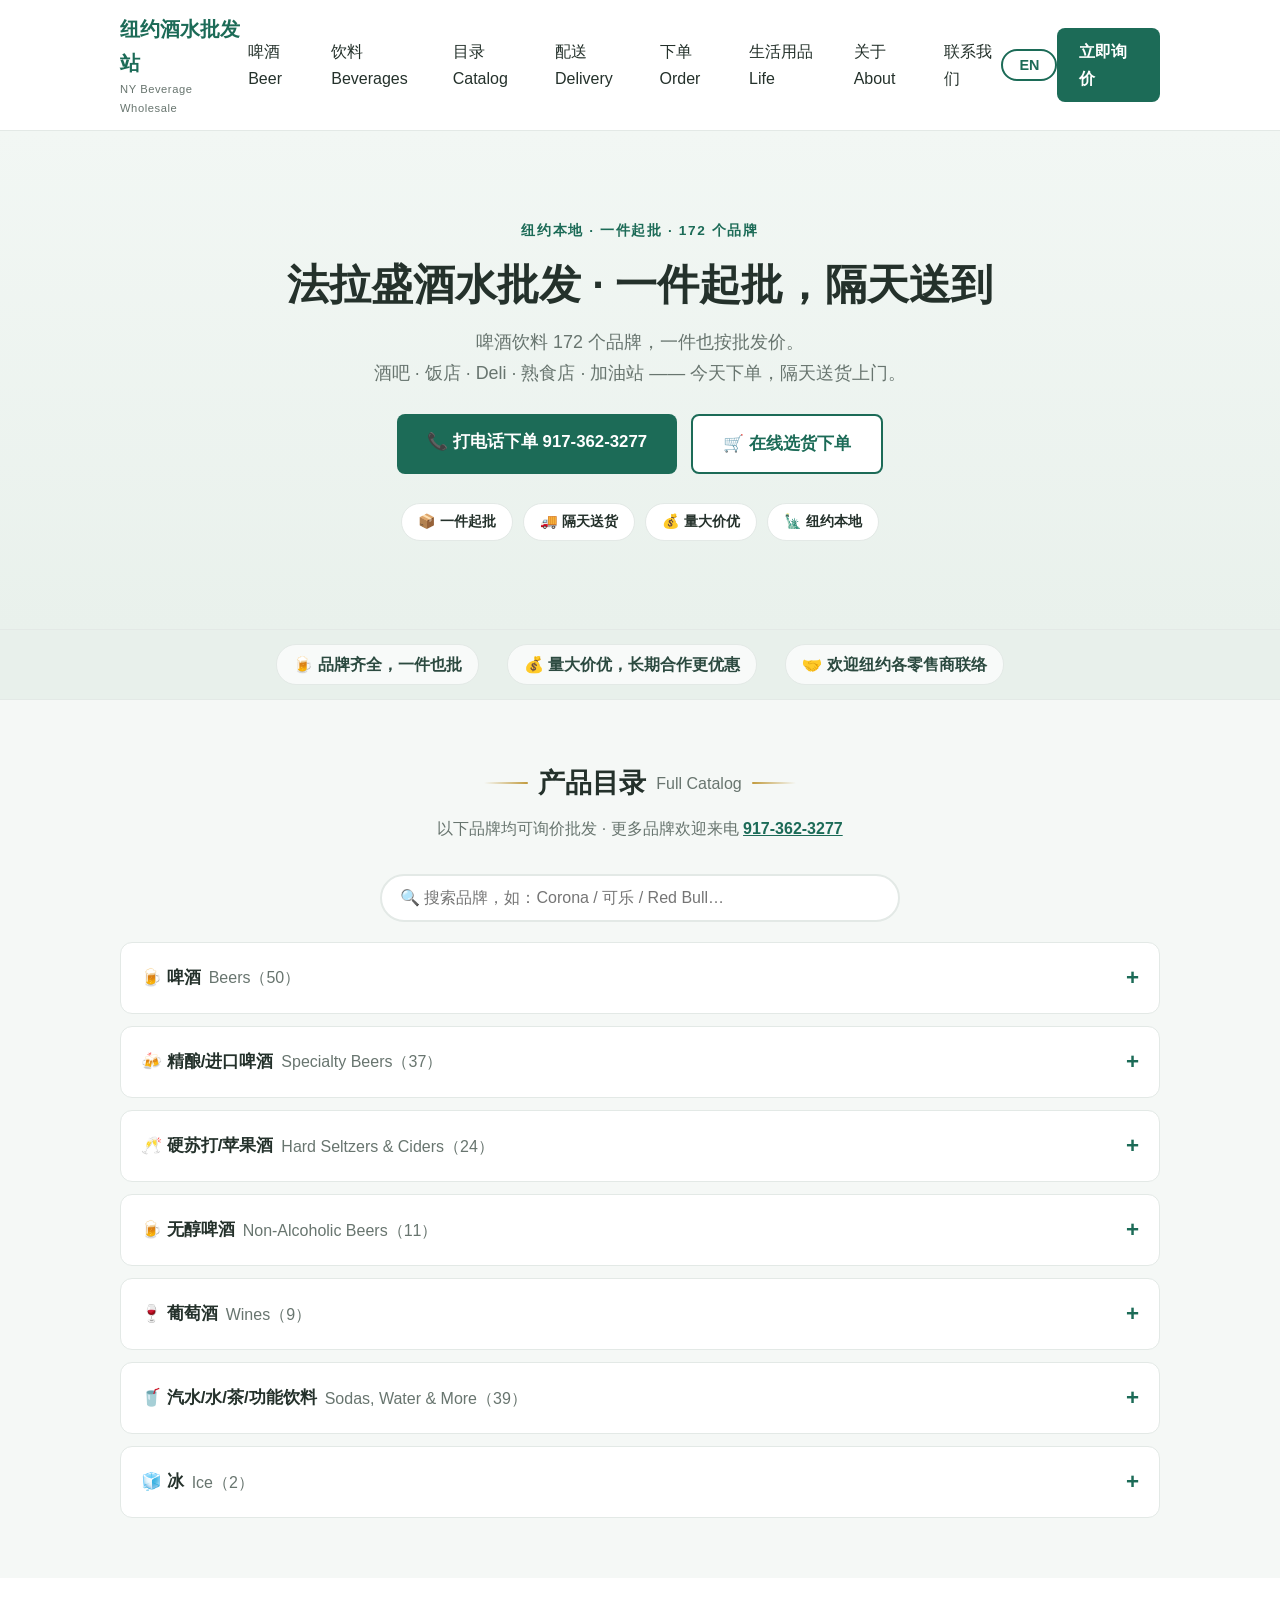
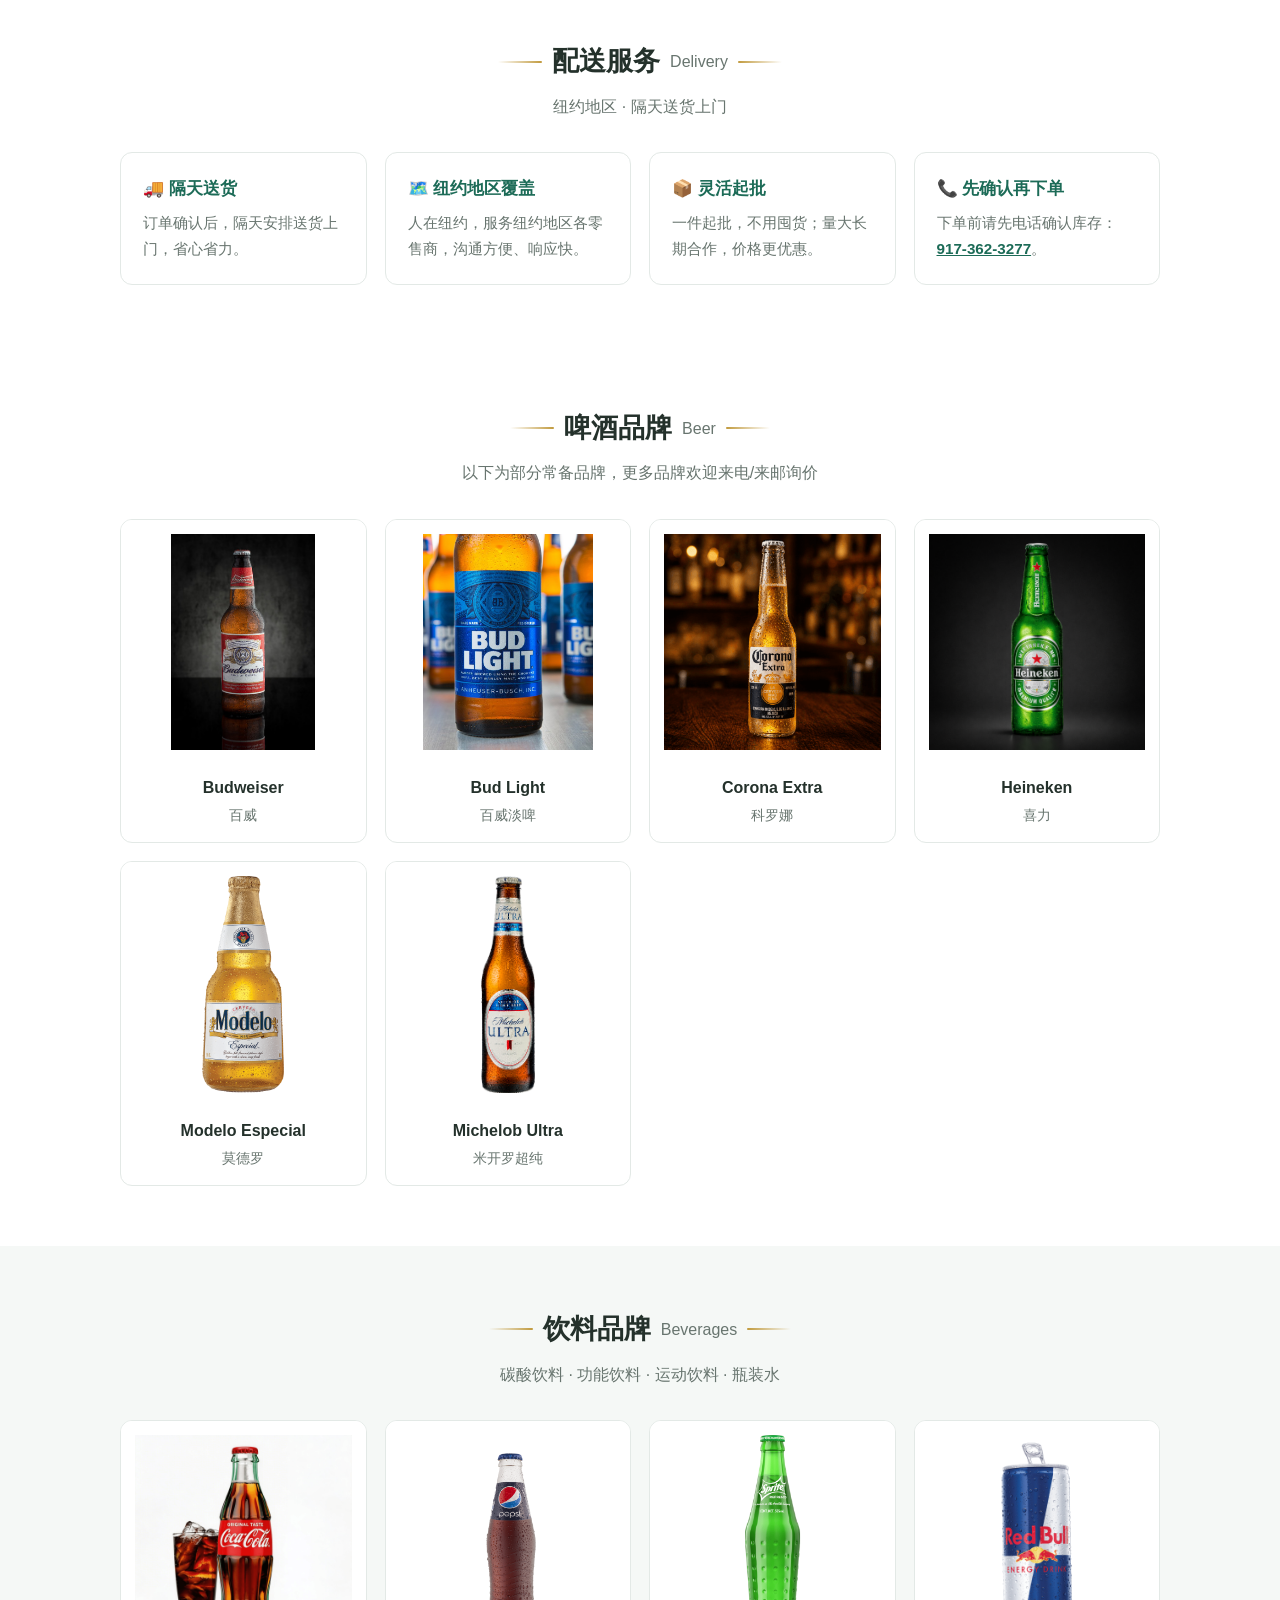
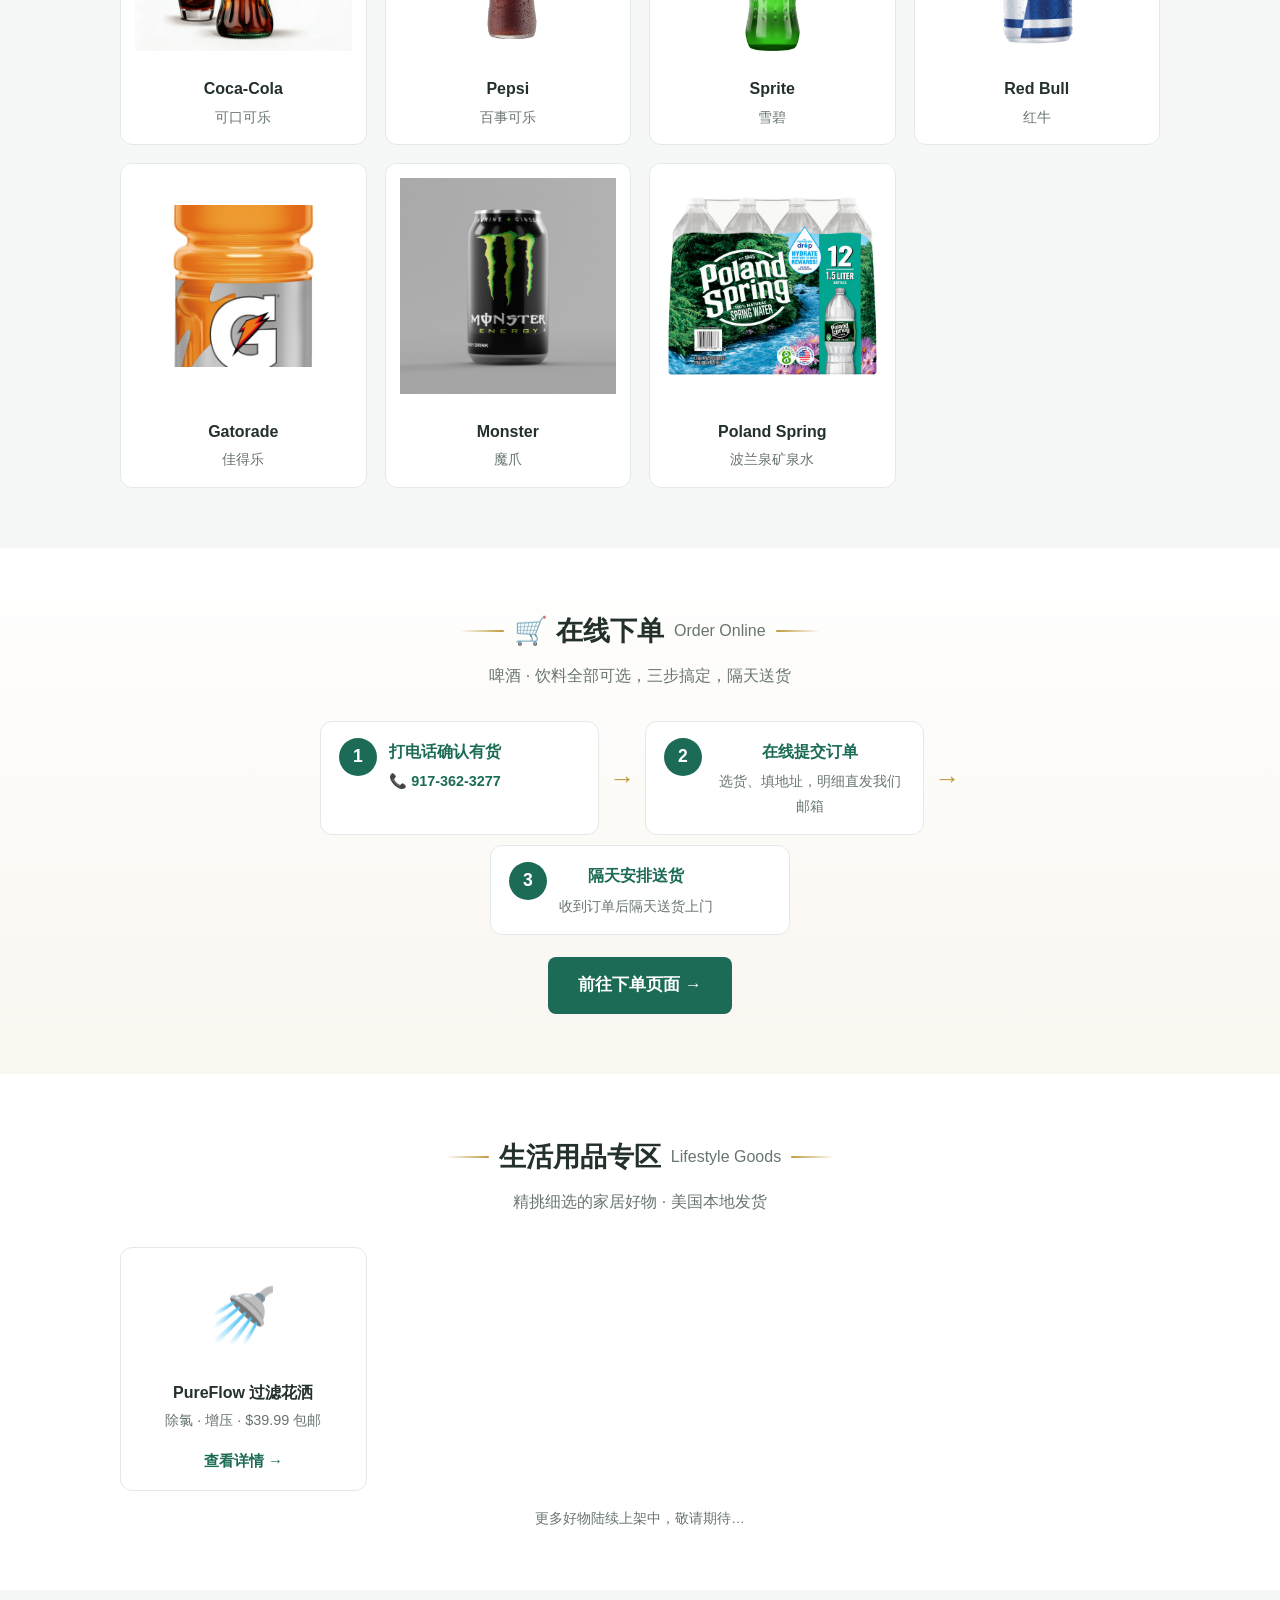
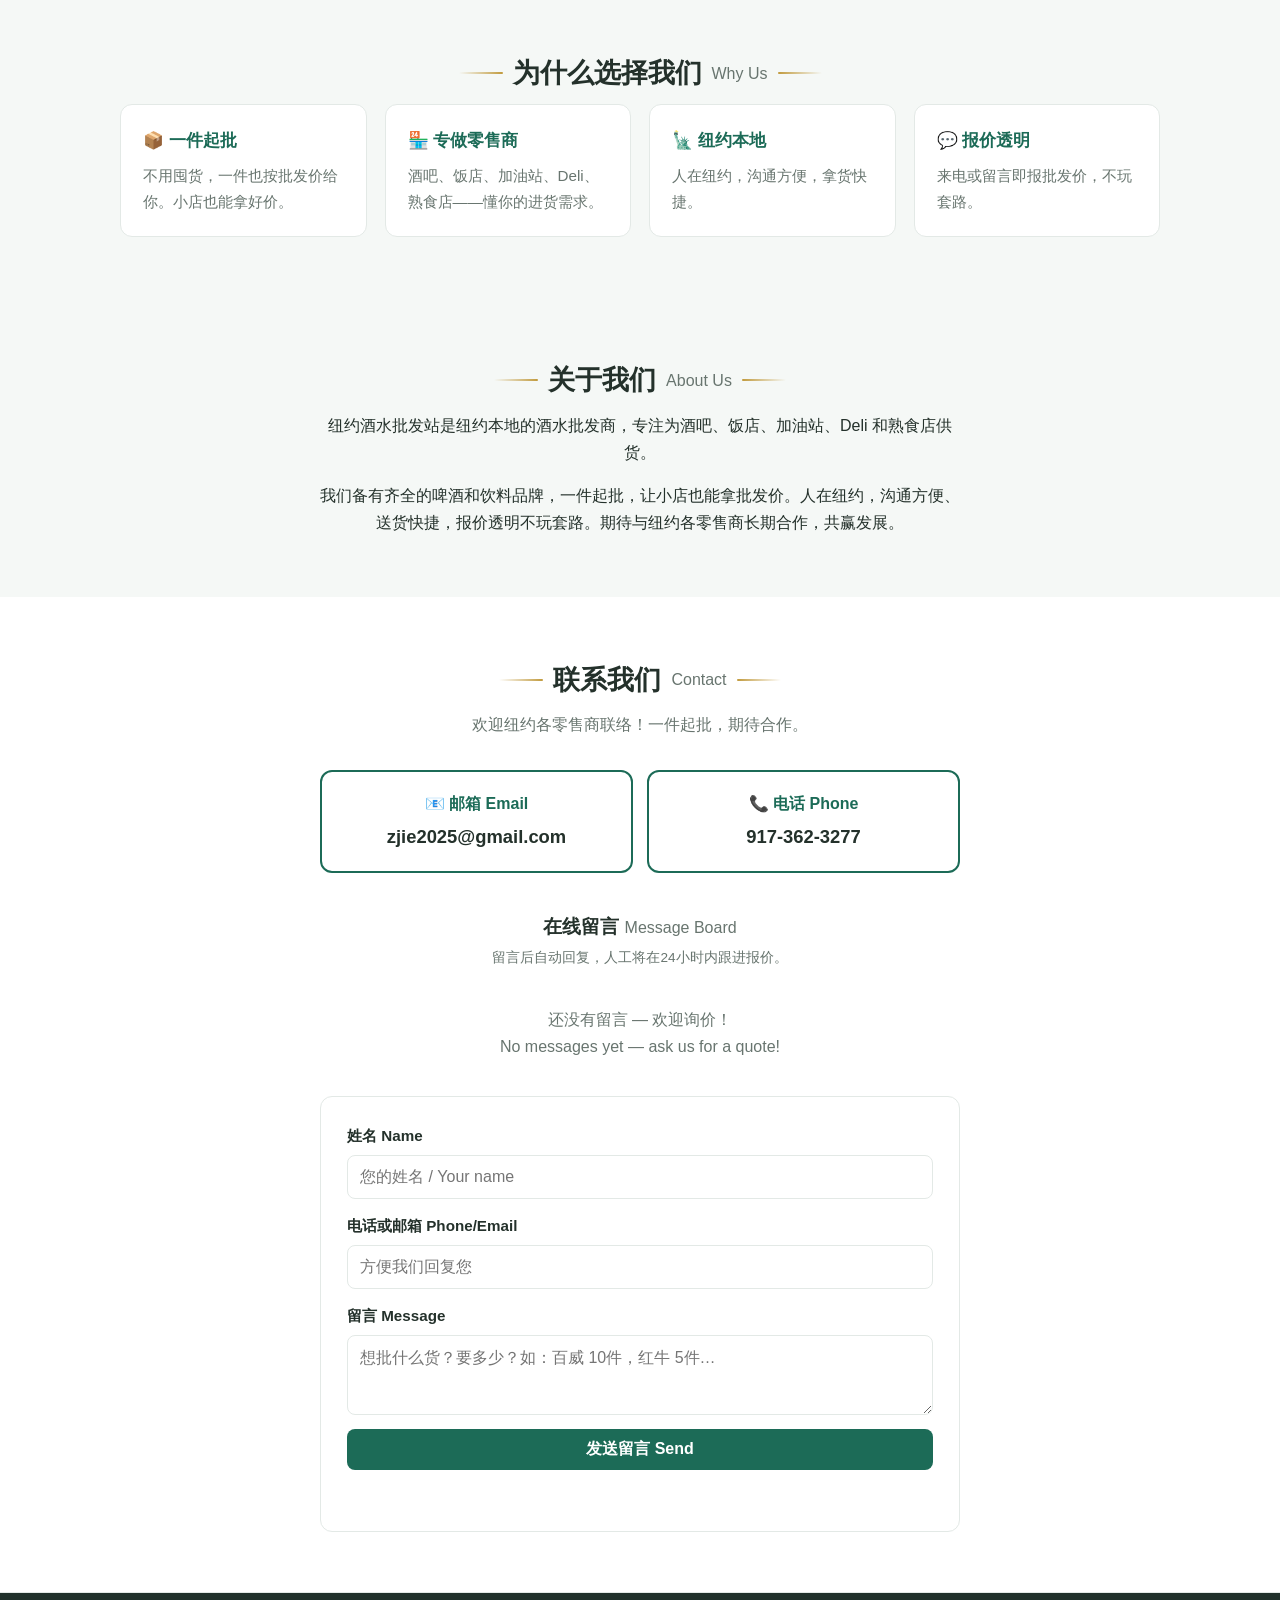
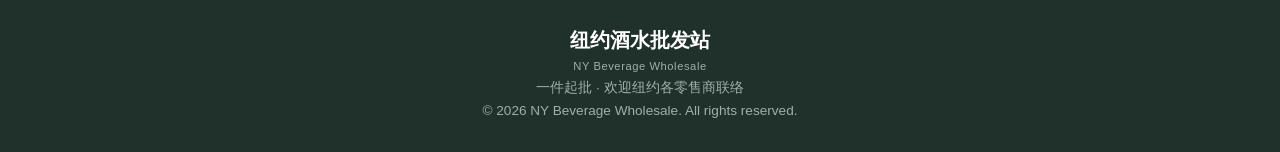
<file: index.html>
<!DOCTYPE html>
<html lang="zh-CN">
<head>
<meta charset="UTF-8">
<meta name="viewport" content="width=device-width, initial-scale=1.0">
<title data-en="Flushing Beverage Wholesale | Beer & Beverage Wholesale Flushing NY · 1-Case Minimum">法拉盛啤酒饮料批发 | Beer & Beverage Wholesale Flushing NY · 一件起批</title>
<meta name="description" content="法拉盛酒水批发：啤酒、饮料一件起批，172个品牌（Budweiser、Corona、Heineken、Modelo等）。服务纽约酒吧、饭店、Deli、熟食店、加油站。在线下单，电话 917-362-3277。">
<meta name="keywords" content="法拉盛啤酒批发,纽约酒水批发,beer wholesale flushing,beverage distributor queens ny,啤酒一件起批">
<link rel="canonical" href="https://zjie2025.github.io/beverage-wholesale/">
<meta property="og:type" content="website">
<meta property="og:title" content="法拉盛啤酒饮料批发 · 一件起批 | Beer Wholesale Flushing NY">
<meta property="og:description" content="172个品牌啤酒饮料批发，一件起批。在线下单，电话 917-362-3277。">
<meta property="og:url" content="https://zjie2025.github.io/beverage-wholesale/">
<script type="application/ld+json">
{"@context":"https://schema.org","@type":"WholesaleStore","name":"纽约酒水批发站 NY Beverage Wholesale","url":"https://zjie2025.github.io/beverage-wholesale/","telephone":"+1-917-362-3277","priceRange":"$","areaServed":["Flushing, NY","Queens, NY","New York, NY"],"description":"法拉盛啤酒饮料批发，一件起批。172个品牌，服务酒吧、饭店、Deli、熟食店。","openingHours":"Mo-Su 09:00-21:00"}
</script>
<link rel="stylesheet" href="styles.css">
</head>
<body>

<header class="site-header">
  <div class="wrap header-inner">
    <a class="logo" href="#">纽约酒水批发站<span class="logo-en">NY Beverage Wholesale</span></a>
    <nav class="nav">
      <a href="#beer" data-en="Beer">啤酒 Beer</a>
      <a href="#drinks" data-en="Beverages">饮料 Beverages</a>
      <a href="#catalog" data-en="Catalog">目录 Catalog</a>
      <a href="#delivery" data-en="Delivery">配送 Delivery</a>
      <a href="order.html" data-en="Order">下单 Order</a>
      <a href="#lifestyle" data-en="Lifestyle">生活用品 Life</a>
      <a href="#about" data-en="About">关于 About</a>
      <a href="#contact" data-en="Contact Us">联系我们</a>
    </nav>
    <button class="lang-toggle" type="button">EN</button>
    <a class="btn btn-primary" href="#contact" data-en="Get a Quote">立即询价</a>
  </div>
</header>

<section class="hero">
  <div class="wrap hero-inner">
    <p class="eyebrow" data-en="NYC Local · 1-Case Minimum · 172 Brands">纽约本地 · 一件起批 · 172 个品牌</p>
    <h1 data-en="Flushing Beverage Wholesale · 1-Case Minimum, Next-Day Delivery">法拉盛酒水批发 · 一件起批，隔天送到</h1>
    <p class="lede" data-en="172 beer &amp; beverage brands at wholesale prices — even by the case.<br>Bars · Restaurants · Delis · Grocery Stores · Gas Stations — order today, delivered next day.">啤酒饮料 172 个品牌，一件也按批发价。<br>
    酒吧 · 饭店 · Deli · 熟食店 · 加油站 —— 今天下单，隔天送货上门。</p>
    <div class="hero-cta">
      <a class="btn btn-primary btn-lg" href="tel:+19173623277" data-en="📞 Call to Order: 917-362-3277">📞 打电话下单 917-362-3277</a>
      <a class="btn btn-ghost btn-lg" href="order.html" data-en="🛒 Shop &amp; Order Online">🛒 在线选货下单</a>
    </div>
    <div class="hero-badges">
      <span data-en="📦 1-Case Minimum">📦 一件起批</span>
      <span data-en="🚚 Next-Day Delivery">🚚 隔天送货</span>
      <span data-en="💰 Volume Discounts">💰 量大价优</span>
      <span data-en="🗽 NYC Local">🗽 纽约本地</span>
    </div>
  </div>
</section>

<section class="slogans">
  <div class="wrap slogan-row">
    <span data-en="🍺 Full brand lineup, 1-case minimum">🍺 品牌齐全，一件也批</span>
    <span data-en="💰 Volume discounts — better rates for regulars">💰 量大价优，长期合作更优惠</span>
    <span data-en="🤝 NYC retailers welcome">🤝 欢迎纽约各零售商联络</span>
  </div>
</section>

<section id="catalog" class="section alt">
  <div class="wrap">
    <h2 data-en="Product Catalog">产品目录 <span class="h-en">Full Catalog</span></h2>
    <p class="section-sub" data-en='All brands below available for wholesale · Call for more brands: <a href="tel:+19173623277" style="color:var(--brand);font-weight:700">917-362-3277</a>'>以下品牌均可询价批发 · 更多品牌欢迎来电 <a href="tel:+19173623277" style="color:var(--brand);font-weight:700">917-362-3277</a></p>
    <div class="catalog-search">
      <input id="catalog-q" type="search" data-en-ph="🔍 Search brands, e.g. Corona / Coke / Red Bull…" placeholder="🔍 搜索品牌，如：Corona / 可乐 / Red Bull…" aria-label="搜索产品目录">
    </div>
    <div class="catalog">
      <details class="cat-details"><summary data-en="🍺 Beers (50)">🍺 啤酒 <span class="h-en">Beers（50）</span></summary>
        <ul class="cat-list">
          <li>Yuengling</li>
          <li>Presidente</li>
          <li>Bud Light</li>
          <li>Budweiser</li>
          <li>Warsteiner 5L Keg</li>
          <li>Heineken 5L Keg</li>
          <li>Guinness Extra Stout</li>
          <li>Heineken</li>
          <li>Natural Light</li>
          <li>Busch Light</li>
          <li>Foster's Lager</li>
          <li>Landshark Lager</li>
          <li>Rolling Rock</li>
          <li>Narragansett</li>
          <li>Redd's Hard Apple</li>
          <li>Leinenkugel's Summer Shandy</li>
          <li>Corona Extra</li>
          <li>Modelo Especial</li>
          <li>Victoria</li>
          <li>Pacifico</li>
          <li>Michelob Ultra</li>
          <li>Stella Artois</li>
          <li>Miller Lite</li>
          <li>Asahi</li>
          <li>Kirin Ichiban</li>
          <li>Peroni</li>
          <li>Coors Light</li>
          <li>Sapporo</li>
          <li>Dragon Stout</li>
          <li>Grolsch</li>
          <li>Samuel Adams Boston Lager</li>
          <li>Amstel Light</li>
          <li>Red Stripe</li>
          <li>Brooklyn Lager</li>
          <li>Blue Moon</li>
          <li>Aguila</li>
          <li>Estrella Galicia</li>
          <li>Tecate</li>
          <li>Dos Equis</li>
          <li>Medalla Light</li>
          <li>Leffe Blond</li>
          <li>Franziskaner</li>
          <li>Spaten</li>
          <li>Beck's</li>
          <li>Shock Top</li>
          <li>Hoegaarden</li>
          <li>Voodoo Ranger Imperial IPA</li>
          <li>Fat Tire Ale</li>
          <li>Twisted Tea Original</li>
          <li>Colt 45</li>
        </ul>
      </details>
      <details class="cat-details"><summary data-en="🍻 Specialty Beers (37)">🍻 精酿/进口啤酒 <span class="h-en">Specialty Beers（37）</span></summary>
        <ul class="cat-list">
          <li>Duvel</li>
          <li>Chimay</li>
          <li>Ephemere</li>
          <li>La Chouffe</li>
          <li>Okocim</li>
          <li>Konig Pilsner</li>
          <li>Carlsberg</li>
          <li>Paulaner</li>
          <li>Bitburger</li>
          <li>Kronenbourg 1664</li>
          <li>Brewdog Punk IPA</li>
          <li>Kingfisher</li>
          <li>Red Horse</li>
          <li>San Miguel</li>
          <li>Trappistes Rochefort</li>
          <li>Goose Island Bourbon County</li>
          <li>Lindemans</li>
          <li>Krombacher Pils</li>
          <li>Kostritzer</li>
          <li>Spaten</li>
          <li>Crabbies Ginger Beer</li>
          <li>Bronx Brewery</li>
          <li>Kasztelan</li>
          <li>Hofbrau</li>
          <li>Mahou</li>
          <li>Ebbs Ipa</li>
          <li>Taj Mahal</li>
          <li>3 Floyds Zombie Dust</li>
          <li>Five Boroughs Pilsner</li>
          <li>Goldstar</li>
          <li>Victory Golden Monkey</li>
          <li>Sixpoint Resin IPA</li>
          <li>Harpoon IPA</li>
          <li>Montauk Wave Chaser IPA</li>
          <li>Two Robbers</li>
          <li>Lagunitas IPA</li>
          <li>Flying Dog Double Dog</li>
        </ul>
      </details>
      <details class="cat-details"><summary data-en="🥂 Hard Seltzers & Ciders (24)">🥂 硬苏打/苹果酒 <span class="h-en">Hard Seltzers & Ciders（24）</span></summary>
        <ul class="cat-list">
          <li>Smirnoff Products</li>
          <li>Jack Daniel's Cocktails</li>
          <li>Mike's Hard Lemonade Products</li>
          <li>Topo Chico Hard Seltzer</li>
          <li>Strongbow Gold Apple</li>
          <li>Angry Orchard Products</li>
          <li>Four Loko Products</li>
          <li>Carib Shandy Products</li>
          <li>Original Sin Cider Products</li>
          <li>Downeast Products</li>
          <li>White Claw Products</li>
          <li>Truly Products</li>
          <li>Happy Dad Products</li>
          <li>Simply Spiked Lemonade</li>
          <li>The Beast Products</li>
          <li>Seagram's Escapes</li>
          <li>Austin Eastciders Products</li>
          <li>Ace Ciders Products</li>
          <li>Blake's Hard Cider</li>
          <li>Schofferhofer Products</li>
          <li>Doc's Draft</li>
          <li>Jack's Hard Cider</li>
          <li>Wolffer Dry Rose</li>
          <li>Great America Products</li>
        </ul>
      </details>
      <details class="cat-details"><summary data-en="🍺 Non-Alcoholic Beers (11)">🍺 无醇啤酒 <span class="h-en">Non-Alcoholic Beers（11）</span></summary>
        <ul class="cat-list">
          <li>Coors Edge Non-Alcoholic</li>
          <li>Clausthaler Non-Alcoholic</li>
          <li>Beck's Non-Alcoholic</li>
          <li>Erdinger Non-Alcoholic</li>
          <li>Reed's Non Alcoholic Ginger Beer</li>
          <li>Athletic Brewing Non-Alcoholic IPA</li>
          <li>Brooklyn Brewery Non-Alcoholic</li>
          <li>Corona Non-Alcoholic</li>
          <li>Heineken Non-Alcoholic</li>
          <li>Lagunitas IPNA Non-Alcoholic</li>
          <li>O'Doul's Non-Alcoholic</li>
        </ul>
      </details>
      <details class="cat-details"><summary data-en="🍷 Wines (9)">🍷 葡萄酒 <span class="h-en">Wines（9）</span></summary>
        <ul class="cat-list">
          <li>Lolaio Sangria Products</li>
          <li>Simply Fruit Products</li>
          <li>Delirium Products</li>
          <li>Myx Products</li>
          <li>Chateau Diana Products</li>
          <li>Verdi Products</li>
          <li>Mauriello Products</li>
          <li>Perisecco Products</li>
          <li>Peptio Sangria</li>
        </ul>
      </details>
      <details class="cat-details"><summary data-en="🥤 Sodas, Water & More (39)">🥤 汽水/水/茶/功能饮料 <span class="h-en">Sodas, Water & More（39）</span></summary>
        <ul class="cat-list">
          <li>Sprite</li>
          <li>Fanta</li>
          <li>Pepsi</li>
          <li>Diet Pepsi</li>
          <li>Perrier</li>
          <li>White Rock Seltzer</li>
          <li>Coca-Cola</li>
          <li>Diet Coke</li>
          <li>Coca-Cola Zero Sugar</li>
          <li>Coca-Cola Glass Bottles</li>
          <li>Sunkist</li>
          <li>Brisk Iced Tea</li>
          <li>Canada Dry Seltzer Water</li>
          <li>Canada Dry Ginger Ale</li>
          <li>Pocasville Drinks</li>
          <li>Monster Energy</li>
          <li>Red Bull</li>
          <li>Alienergy</li>
          <li>S. Pellegrino</li>
          <li>Snapple Products</li>
          <li>Dr. Pepper</li>
          <li>OKF Drinks with Aloe</li>
          <li>Celsius</li>
          <li>Fiji Water</li>
          <li>Farmer’s Aloe Vera</li>
          <li>Poland Spring 0.5 L 40 Pack</li>
          <li>Arctic Ocean</li>
          <li>Gatorade</li>
          <li>Prime Hydration</li>
          <li>Wong Lo Kat Herbal Tea</li>
          <li>YeShu Coconut Drink</li>
          <li>Member’s Mark 0.5 L 40 Pack</li>
          <li>Poland Spring 1.5 Liter 12 Pack</li>
          <li>Poland Spring 1 Liter 15 Pack</li>
          <li>Poland Spring 8 oz 48 Pack</li>
          <li>Essentia Water</li>
          <li>Hal’s Seltzer Water</li>
          <li>Poland Spring 1 Gallon 6 Pack</li>
          <li>Poland Spring 3 Liter 6 Pack</li>
        </ul>
      </details>
      <details class="cat-details"><summary data-en="🧊 Ice (2)">🧊 冰 <span class="h-en">Ice（2）</span></summary>
        <ul class="cat-list">
          <li>Small 7 pound bag of ice</li>
          <li>Large 42 pound sleeve of ice (6 bags)</li>
        </ul>
      </details>
    </div>
  </div>
</section>
<section id="delivery" class="section">
  <div class="wrap">
    <h2 data-en="Delivery">配送服务 <span class="h-en">Delivery</span></h2>
    <p class="section-sub" data-en="NYC Area · Next-Day Door Delivery">纽约地区 · 隔天送货上门</p>
    <div class="cards">
      <div class="card"><h3 data-en="🚚 Next-Day Delivery">🚚 隔天送货</h3><p data-en="Orders confirmed today are delivered the next day — easy and hassle-free.">订单确认后，隔天安排送货上门，省心省力。</p></div>
      <div class="card"><h3 data-en="🗺️ NYC Coverage">🗺️ 纽约地区覆盖</h3><p data-en="Based in NYC, serving retailers across the city — easy to reach, fast response.">人在纽约，服务纽约地区各零售商，沟通方便、响应快。</p></div>
      <div class="card"><h3 data-en="📦 Flexible Minimums">📦 灵活起批</h3><p data-en="1-case minimum — no need to stock up. Better prices for volume and regulars.">一件起批，不用囤货；量大长期合作，价格更优惠。</p></div>
      <div class="card"><h3 data-en="📞 Call Before Ordering">📞 先确认再下单</h3><p data-en='Please call to confirm stock before ordering: <a href="tel:+19173623277" style="color:var(--brand);font-weight:700">917-362-3277</a>.'>下单前请先电话确认库存：<a href="tel:+19173623277" style="color:var(--brand);font-weight:700">917-362-3277</a>。</p></div>
    </div>
  </div>
</section>

<section id="beer" class="section">
  <div class="wrap">
    <h2 data-en="Beer Brands">啤酒品牌 <span class="h-en">Beer</span></h2>
    <p class="section-sub" data-en="A selection of our stocked brands — call or email for more">以下为部分常备品牌，更多品牌欢迎来电/来邮询价</p>
    <div class="brand-grid">
      <div class="brand-card"><img src="images/beer-budweiser.jpg" alt="Budweiser"><p>Budweiser<br><span>百威</span></p></div>
      <div class="brand-card"><img src="images/beer-budlight.jpg" alt="Bud Light"><p>Bud Light<br><span>百威淡啤</span></p></div>
      <div class="brand-card"><img src="images/beer-corona.jpg" alt="Corona Extra"><p>Corona Extra<br><span>科罗娜</span></p></div>
      <div class="brand-card"><img src="images/beer-heineken.jpg" alt="Heineken"><p>Heineken<br><span>喜力</span></p></div>
      <div class="brand-card"><img src="images/beer-modelo.jpg" alt="Modelo Especial"><p>Modelo Especial<br><span>莫德罗</span></p></div>
      <div class="brand-card"><img src="images/beer-michelobultra.jpg" alt="Michelob Ultra"><p>Michelob Ultra<br><span>米开罗超纯</span></p></div>
    </div>
  </div>
</section>

<section id="drinks" class="section alt">
  <div class="wrap">
    <h2 data-en="Beverage Brands">饮料品牌 <span class="h-en">Beverages</span></h2>
    <p class="section-sub" data-en="Sodas · Energy Drinks · Sports Drinks · Bottled Water">碳酸饮料 · 功能饮料 · 运动饮料 · 瓶装水</p>
    <div class="brand-grid">
      <div class="brand-card"><img src="images/bev-cocacola.jpg" alt="Coca-Cola"><p>Coca-Cola<br><span>可口可乐</span></p></div>
      <div class="brand-card"><img src="images/bev-pepsi.jpg" alt="Pepsi"><p>Pepsi<br><span>百事可乐</span></p></div>
      <div class="brand-card"><img src="images/bev-sprite.jpg" alt="Sprite"><p>Sprite<br><span>雪碧</span></p></div>
      <div class="brand-card"><img src="images/bev-redbull.jpg" alt="Red Bull"><p>Red Bull<br><span>红牛</span></p></div>
      <div class="brand-card"><img src="images/bev-gatorade.jpg" alt="Gatorade"><p>Gatorade<br><span>佳得乐</span></p></div>
      <div class="brand-card"><img src="images/bev-monster.jpg" alt="Monster"><p>Monster<br><span>魔爪</span></p></div>
      <div class="brand-card"><img src="images/bev-polandspring.jpg" alt="Poland Spring"><p>Poland Spring<br><span>波兰泉矿泉水</span></p></div>
    </div>
  </div>
</section>

<section id="order" class="section order-section">
  <div class="wrap narrow center">
    <h2 data-en="🛒 Order Online">🛒 在线下单 <span class="h-en">Order Online</span></h2>
    <p class="section-sub" data-en="All beers &amp; beverages available — 3 easy steps, next-day delivery">啤酒 · 饮料全部可选，三步搞定，隔天送货</p>
    <div class="steps-flow">
      <div class="step"><span class="step-num">1</span><div><strong data-en="Call to confirm stock">打电话确认有货</strong><p><a href="tel:+19173623277">📞 917-362-3277</a></p></div></div>
      <div class="step-arrow">→</div>
      <div class="step"><span class="step-num">2</span><div><strong data-en="Submit your order online">在线提交订单</strong><p data-en="Pick items, enter your address — details go straight to our inbox">选货、填地址，明细直发我们邮箱</p></div></div>
      <div class="step-arrow">→</div>
      <div class="step"><span class="step-num">3</span><div><strong data-en="Next-day delivery">隔天安排送货</strong><p data-en="Delivered the day after we receive your order">收到订单后隔天送货上门</p></div></div>
    </div>
    <a class="btn btn-primary btn-lg" href="order.html" data-en="Go to Order Page →">前往下单页面 →</a>
  </div>
</section>

<section id="lifestyle" class="section">
  <div class="wrap">
    <h2 data-en="Lifestyle Goods">生活用品专区 <span class="h-en">Lifestyle Goods</span></h2>
    <p class="section-sub" data-en="Hand-picked home goods · Ships from the US">精挑细选的家居好物 · 美国本地发货</p>
    <div class="brand-grid">
      <a class="brand-card product-link" href="shower.html">
        <div class="product-emoji">🚿</div>
        <p data-en="PureFlow Filtered Showerhead<br><span>Chlorine removal · Boosted pressure · $39.99 free shipping</span>">PureFlow 过滤花洒<br><span>除氯 · 增压 · $39.99 包邮</span></p>
        <span class="card-cta" data-en="View Details →">查看详情 →</span>
      </a>
    </div>
    <p class="muted small center" style="margin-top:16px" data-en="More products coming soon…">更多好物陆续上架中，敬请期待…</p>
  </div>
</section>

<section id="why" class="section alt">
  <div class="wrap">
    <h2 data-en="Why Choose Us">为什么选择我们 <span class="h-en">Why Us</span></h2>
    <div class="cards">
      <div class="card"><h3 data-en="📦 1-Case Minimum">📦 一件起批</h3><p data-en="No need to stock up — even one case gets wholesale pricing. Small stores get great prices too.">不用囤货，一件也按批发价给你。小店也能拿好价。</p></div>
      <div class="card"><h3 data-en="🏪 Built for Retailers">🏪 专做零售商</h3><p data-en="Bars, restaurants, gas stations, delis &amp; grocery stores — we understand your restocking needs.">酒吧、饭店、加油站、Deli、熟食店——懂你的进货需求。</p></div>
      <div class="card"><h3 data-en="🗽 NYC Local">🗽 纽约本地</h3><p data-en="Based in NYC — easy to reach, fast pickup.">人在纽约，沟通方便，拿货快捷。</p></div>
      <div class="card"><h3 data-en="💬 Transparent Pricing">💬 报价透明</h3><p data-en="Call or message for a wholesale quote. No games, no gimmicks.">来电或留言即报批发价，不玩套路。</p></div>
    </div>
  </div>
</section>

<section id="about" class="section alt">
  <div class="wrap narrow">
    <h2 data-en="About Us">关于我们 <span class="h-en">About Us</span></h2>
    <p class="center" data-en="NY Beverage Wholesale is a local NYC beverage wholesaler serving bars, restaurants, gas stations, delis, and grocery stores.">纽约酒水批发站是纽约本地的酒水批发商，专注为酒吧、饭店、加油站、Deli 和熟食店供货。</p>
    <p class="center" style="margin-top:1em" data-en="We stock a full range of beer &amp; beverage brands with a 1-case minimum, so small stores get wholesale prices too. NYC-based for easy communication and fast delivery, with transparent quotes and no gimmicks. We look forward to long-term partnerships with NYC retailers.">我们备有齐全的啤酒和饮料品牌，一件起批，让小店也能拿批发价。人在纽约，沟通方便、送货快捷，报价透明不玩套路。期待与纽约各零售商长期合作，共赢发展。</p>
  </div>
</section>

<section id="contact" class="section">
  <div class="wrap narrow">
    <h2 data-en="Contact Us">联系我们 <span class="h-en">Contact</span></h2>
    <p class="section-sub" data-en="NYC retailers welcome! 1-case minimum — let's work together.">欢迎纽约各零售商联络！一件起批，期待合作。</p>
    <div class="contact-cards">
      <a class="contact-card" href="mailto:zjie2025@gmail.com">
        <strong data-en="📧 Email">📧 邮箱 Email</strong><span>zjie2025@gmail.com</span>
      </a>
      <a class="contact-card" href="tel:+19173623277">
        <strong data-en="📞 Phone">📞 电话 Phone</strong><span>917-362-3277</span>
      </a>
    </div>

    <h3 class="board-title" data-en="Message Board">在线留言 <span class="h-en">Message Board</span></h3>
    <p class="muted small center" data-en="Auto-reply on message — we'll follow up with a quote within 24 hours.">留言后自动回复，人工将在24小时内跟进报价。</p>
    <div id="board" class="board"></div>
    <form id="msg-form" class="form">
      <label><span data-en="Name">姓名 Name</span><input name="name" required data-en-ph="Your name" placeholder="您的姓名 / Your name"></label>
      <label><span data-en="Phone / Email">电话或邮箱 Phone/Email</span><input name="contact" required data-en-ph="So we can reach you" placeholder="方便我们回复您"></label>
      <label><span data-en="Message">留言 Message</span><textarea name="message" required rows="3" data-en-ph="What would you like to order? e.g. Budweiser 10 cases, Red Bull 5 cases…" placeholder="想批什么货？要多少？如：百威 10件，红牛 5件…"></textarea></label>
      <button class="btn btn-primary" type="submit" data-en="Send Message">发送留言 Send</button>
      <p id="msg-status" class="status"></p>
    </form>
  </div>
</section>

<footer class="footer">
  <div class="wrap footer-inner">
    <span class="logo">纽约酒水批发站<span class="logo-en">NY Beverage Wholesale</span></span>
    <p class="muted small" data-en="1-case minimum · NYC retailers welcome">一件起批 · 欢迎纽约各零售商联络</p>
    <p class="muted small">© 2026 NY Beverage Wholesale. All rights reserved.</p>
  </div>
</footer>

<script src="app.js"></script>
<script src="i18n.js"></script>
<div class="sticky-call">
  <a class="call-now" href="tel:+19173623277" data-en="📞 Call to Order">📞 打电话下单</a>
  <a class="call-order" href="order.html" data-en="🛒 Order Online">🛒 在线下单</a>
</div>
</body>
</html>
</file>
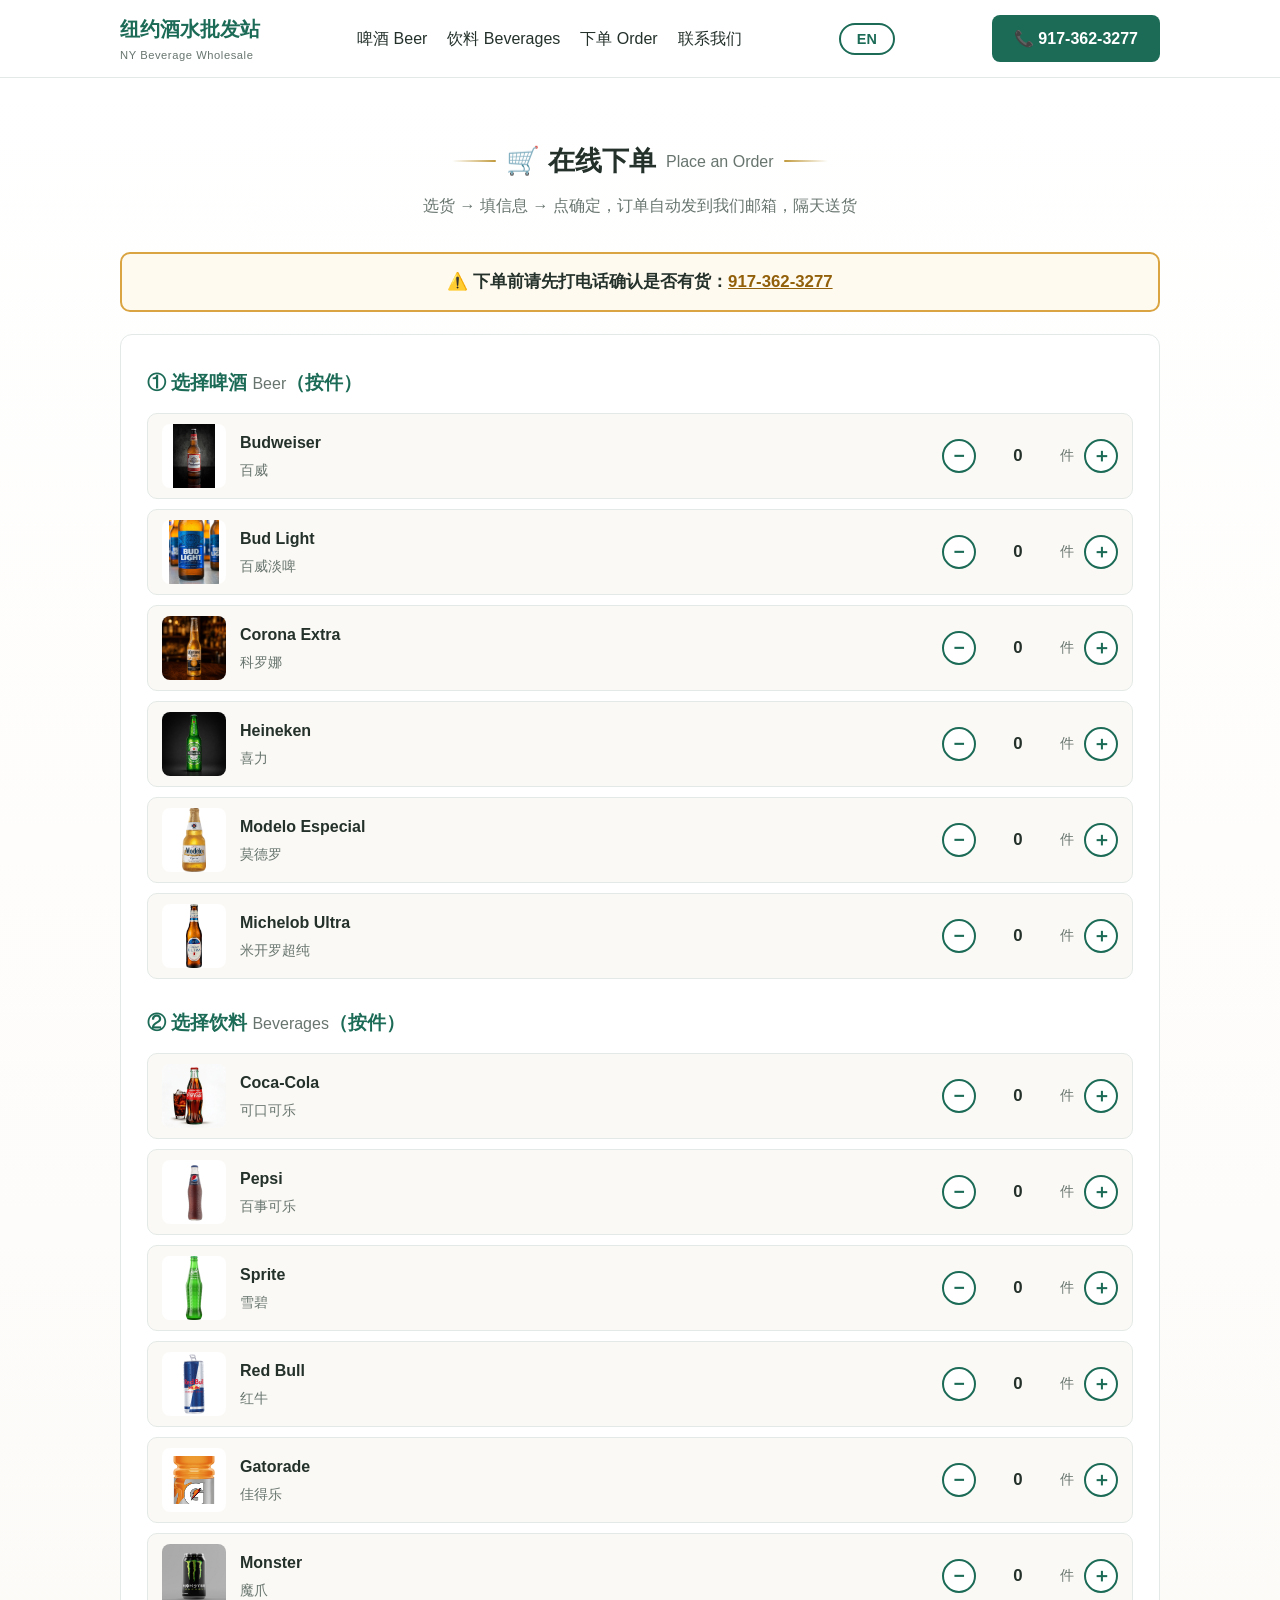
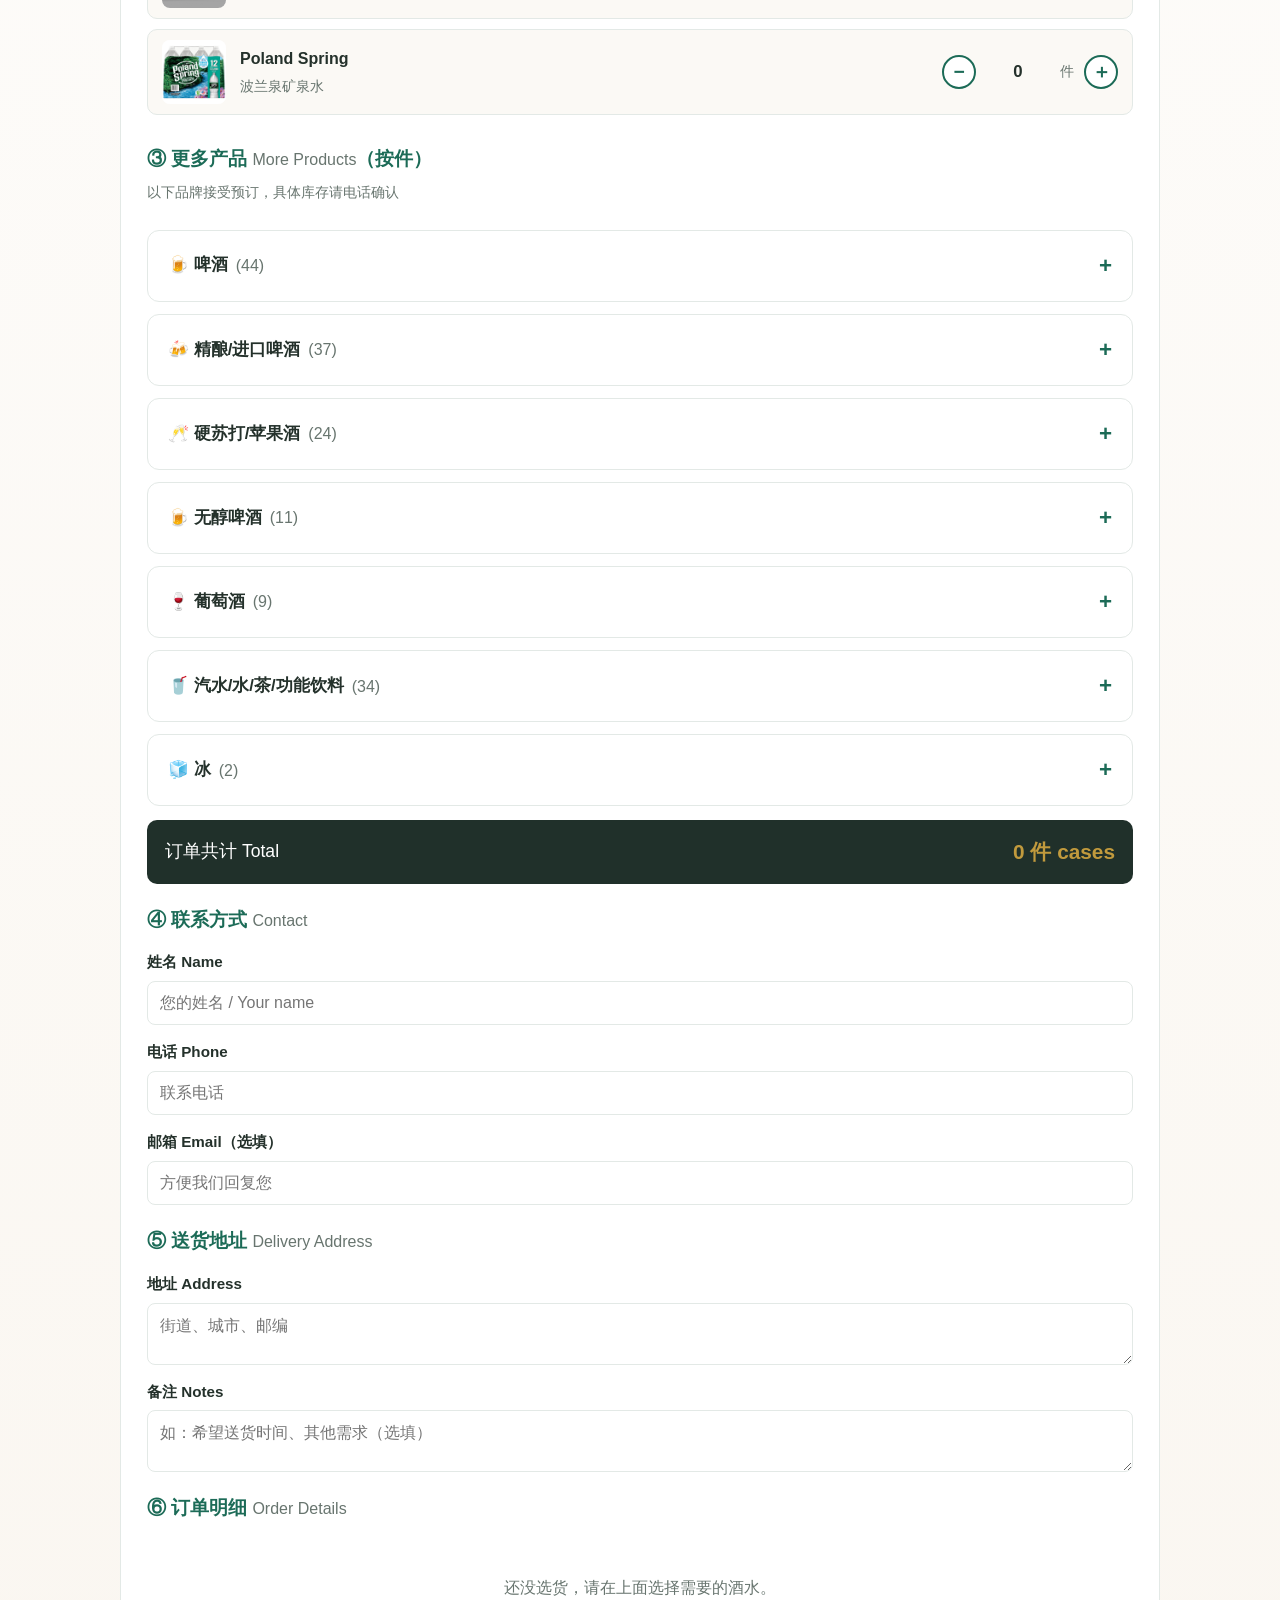
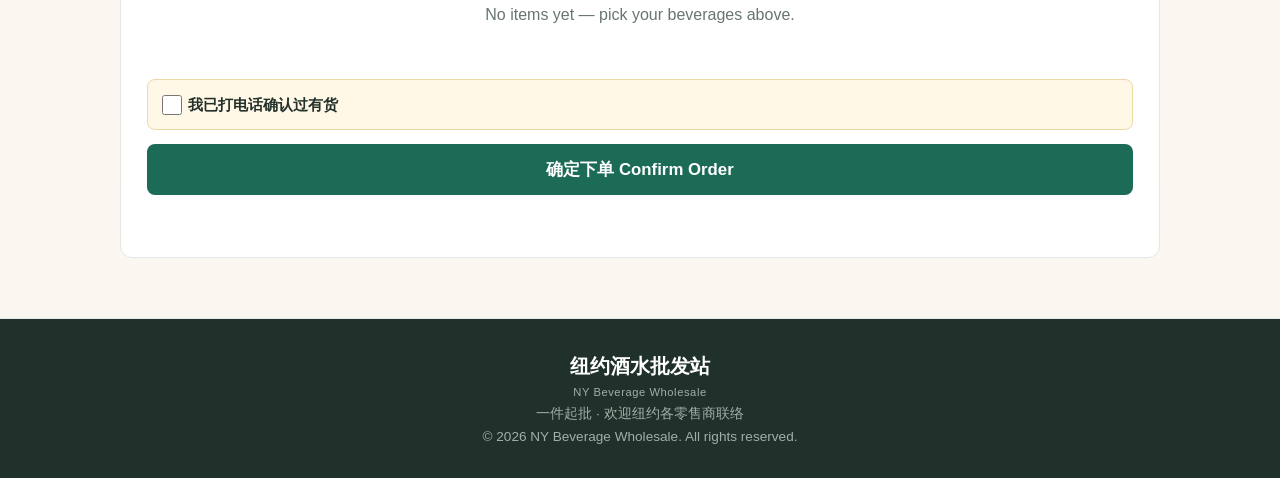
<file: order.html>
<!DOCTYPE html>
<html lang="zh-CN">
<head>
<meta charset="UTF-8">
<meta name="viewport" content="width=device-width, initial-scale=1.0">
<title data-en="Place an Order | Flushing Beverage Wholesale · Beer Wholesale Flushing NY">在线下单 | 法拉盛啤酒饮料批发 · Beer Wholesale Flushing NY</title>
<meta name="description" content="法拉盛酒水批发在线下单：172个品牌啤酒饮料一件起批，填联系方式和送货地址，订单直发商家，隔天送货。电话 917-362-3277。">
<link rel="canonical" href="https://zjie2025.github.io/beverage-wholesale/order.html">
<link rel="stylesheet" href="styles.css">
</head>
<body>

<header class="site-header">
  <div class="wrap header-inner">
    <a class="logo" href="index.html">纽约酒水批发站<span class="logo-en">NY Beverage Wholesale</span></a>
    <nav class="nav">
      <a href="index.html#beer" data-en="Beer">啤酒 Beer</a>
      <a href="index.html#drinks" data-en="Beverages">饮料 Beverages</a>
      <a href="order.html" data-en="Order">下单 Order</a>
      <a href="index.html#contact" data-en="Contact Us">联系我们</a>
    </nav>
    <button class="lang-toggle" type="button">EN</button>
    <a class="btn btn-primary" href="tel:+19173623277">📞 917-362-3277</a>
  </div>
</header>

<section class="section order-section">
  <div class="wrap">
    <h2 data-en="🛒 Place an Order">🛒 在线下单 <span class="h-en">Place an Order</span></h2>
    <p class="section-sub" data-en="Pick items → enter info → confirm. Orders go straight to our inbox, delivered next day.">选货 → 填信息 → 点确定，订单自动发到我们邮箱，隔天送货</p>

    <div class="stock-warning" data-en='⚠️ <strong>Please call to confirm stock before ordering: <a href="tel:+19173623277">917-362-3277</a></strong>'>⚠️ <strong>下单前请先打电话确认是否有货：<a href="tel:+19173623277">917-362-3277</a></strong></div>

    <form id="order-form" class="form order-form">
      <h3 data-en="① Beer (by the case)">① 选择啤酒 <span class="h-en">Beer</span>（按件）</h3>
      <div id="beer-list" class="beer-list"></div>

      <h3 data-en="② Beverages (by the case)">② 选择饮料 <span class="h-en">Beverages</span>（按件）</h3>
      <div id="drink-list" class="beer-list"></div>

      <h3 data-en="③ More Products (by the case)">③ 更多产品 <span class="h-en">More Products</span>（按件）</h3>
      <p class="muted small" style="margin:-8px 0 12px" data-en="These brands are available for pre-order — please call to confirm stock">以下品牌接受预订，具体库存请电话确认</p>
      <div id="more-list" class="catalog"></div>

      <div class="order-total"><span data-en="Order Total">订单共计 Total</span><strong><span id="total-cases">0</span> <span data-en="cases">件 cases</span></strong></div>

      <h3 data-en="④ Contact">④ 联系方式 <span class="h-en">Contact</span></h3>
      <label><span data-en="Name">姓名 Name</span><input name="name" required data-en-ph="Your name" placeholder="您的姓名 / Your name"></label>
      <label><span data-en="Phone">电话 Phone</span><input name="phone" required data-en-ph="Phone number" placeholder="联系电话"></label>
      <label><span data-en="Email (optional)">邮箱 Email（选填）</span><input name="email" type="email" data-en-ph="So we can reach you" placeholder="方便我们回复您"></label>

      <h3 data-en="⑤ Delivery Address">⑤ 送货地址 <span class="h-en">Delivery Address</span></h3>
      <label><span data-en="Address">地址 Address</span><textarea name="address" required rows="2" data-en-ph="Street, city, ZIP" placeholder="街道、城市、邮编"></textarea></label>
      <label><span data-en="Notes">备注 Notes</span><textarea name="notes" rows="2" data-en-ph="e.g. preferred delivery time, other requests (optional)" placeholder="如：希望送货时间、其他需求（选填）"></textarea></label>

      <h3 data-en="⑥ Order Details">⑥ 订单明细 <span class="h-en">Order Details</span></h3>
      <div id="order-summary" class="board"><div class="board-empty">还没选货，请在上面选择需要的酒水。<br>No items yet — pick your beverages above.</div></div>

      <label class="check"><input type="checkbox" id="stock-confirmed" required> <span data-en="I have called to confirm stock availability">我已打电话确认过有货</span></label>
      <button class="btn btn-primary btn-lg" type="submit" data-en="Confirm Order">确定下单 Confirm Order</button>
      <p id="order-status" class="status"></p>
    </form>
  </div>
</section>

<footer class="footer">
  <div class="wrap footer-inner">
    <span class="logo">纽约酒水批发站<span class="logo-en">NY Beverage Wholesale</span></span>
    <p class="muted small" data-en="1-case minimum · NYC retailers welcome">一件起批 · 欢迎纽约各零售商联络</p>
    <p class="muted small">© 2026 NY Beverage Wholesale. All rights reserved.</p>
  </div>
</footer>

<script src="i18n.js"></script>
<script>
/* 订单接收邮箱：如需更改只改这一行 */
const ORDER_EMAIL = 'zjie2025@gmail.com';

const BEERS = [
  {id:'budweiser', name:'Budweiser', cn:'百威', img:'images/beer-budweiser.jpg'},
  {id:'budlight', name:'Bud Light', cn:'百威淡啤', img:'images/beer-budlight.jpg'},
  {id:'corona', name:'Corona Extra', cn:'科罗娜', img:'images/beer-corona.jpg'},
  {id:'heineken', name:'Heineken', cn:'喜力', img:'images/beer-heineken.jpg'},
  {id:'modelo', name:'Modelo Especial', cn:'莫德罗', img:'images/beer-modelo.jpg'},
  {id:'ultra', name:'Michelob Ultra', cn:'米开罗超纯', img:'images/beer-michelobultra.jpg'},
];
const DRINKS = [
  {id:'cocacola', name:'Coca-Cola', cn:'可口可乐', img:'images/bev-cocacola.jpg'},
  {id:'pepsi', name:'Pepsi', cn:'百事可乐', img:'images/bev-pepsi.jpg'},
  {id:'sprite', name:'Sprite', cn:'雪碧', img:'images/bev-sprite.jpg'},
  {id:'redbull', name:'Red Bull', cn:'红牛', img:'images/bev-redbull.jpg'},
  {id:'gatorade', name:'Gatorade', cn:'佳得乐', img:'images/bev-gatorade.jpg'},
  {id:'monster', name:'Monster', cn:'魔爪', img:'images/bev-monster.jpg'},
  {id:'polandspring', name:'Poland Spring', cn:'波兰泉矿泉水', img:'images/bev-polandspring.jpg'},
];
const MORE = [
  {id:"m-yuengling", name:"Yuengling", cat:"\u5564\u9152", emoji:"\ud83c\udf7a"},
  {id:"m-presidente", name:"Presidente", cat:"\u5564\u9152", emoji:"\ud83c\udf7a"},
  {id:"m-warsteiner-5l-keg", name:"Warsteiner 5L Keg", cat:"\u5564\u9152", emoji:"\ud83c\udf7a"},
  {id:"m-heineken-5l-keg", name:"Heineken 5L Keg", cat:"\u5564\u9152", emoji:"\ud83c\udf7a"},
  {id:"m-guinness-extra-stout", name:"Guinness Extra Stout", cat:"\u5564\u9152", emoji:"\ud83c\udf7a"},
  {id:"m-natural-light", name:"Natural Light", cat:"\u5564\u9152", emoji:"\ud83c\udf7a"},
  {id:"m-busch-light", name:"Busch Light", cat:"\u5564\u9152", emoji:"\ud83c\udf7a"},
  {id:"m-foster-s-lager", name:"Foster\u2019s Lager", cat:"\u5564\u9152", emoji:"\ud83c\udf7a"},
  {id:"m-landshark-lager", name:"Landshark Lager", cat:"\u5564\u9152", emoji:"\ud83c\udf7a"},
  {id:"m-rolling-rock", name:"Rolling Rock", cat:"\u5564\u9152", emoji:"\ud83c\udf7a"},
  {id:"m-narragansett", name:"Narragansett", cat:"\u5564\u9152", emoji:"\ud83c\udf7a"},
  {id:"m-redd-s-hard-apple", name:"Redd\u2019s Hard Apple", cat:"\u5564\u9152", emoji:"\ud83c\udf7a"},
  {id:"m-leinenkugel-s-summer-shandy", name:"Leinenkugel\u2019s Summer Shandy", cat:"\u5564\u9152", emoji:"\ud83c\udf7a"},
  {id:"m-victoria", name:"Victoria", cat:"\u5564\u9152", emoji:"\ud83c\udf7a"},
  {id:"m-pacifico", name:"Pacifico", cat:"\u5564\u9152", emoji:"\ud83c\udf7a"},
  {id:"m-stella-artois", name:"Stella Artois", cat:"\u5564\u9152", emoji:"\ud83c\udf7a"},
  {id:"m-miller-lite", name:"Miller Lite", cat:"\u5564\u9152", emoji:"\ud83c\udf7a"},
  {id:"m-asahi", name:"Asahi", cat:"\u5564\u9152", emoji:"\ud83c\udf7a"},
  {id:"m-kirin-ichiban", name:"Kirin Ichiban", cat:"\u5564\u9152", emoji:"\ud83c\udf7a"},
  {id:"m-peroni", name:"Peroni", cat:"\u5564\u9152", emoji:"\ud83c\udf7a"},
  {id:"m-coors-light", name:"Coors Light", cat:"\u5564\u9152", emoji:"\ud83c\udf7a"},
  {id:"m-sapporo", name:"Sapporo", cat:"\u5564\u9152", emoji:"\ud83c\udf7a"},
  {id:"m-dragon-stout", name:"Dragon Stout", cat:"\u5564\u9152", emoji:"\ud83c\udf7a"},
  {id:"m-grolsch", name:"Grolsch", cat:"\u5564\u9152", emoji:"\ud83c\udf7a"},
  {id:"m-samuel-adams-boston-lager", name:"Samuel Adams Boston Lager", cat:"\u5564\u9152", emoji:"\ud83c\udf7a"},
  {id:"m-amstel-light", name:"Amstel Light", cat:"\u5564\u9152", emoji:"\ud83c\udf7a"},
  {id:"m-red-stripe", name:"Red Stripe", cat:"\u5564\u9152", emoji:"\ud83c\udf7a"},
  {id:"m-brooklyn-lager", name:"Brooklyn Lager", cat:"\u5564\u9152", emoji:"\ud83c\udf7a"},
  {id:"m-blue-moon", name:"Blue Moon", cat:"\u5564\u9152", emoji:"\ud83c\udf7a"},
  {id:"m-aguila", name:"Aguila", cat:"\u5564\u9152", emoji:"\ud83c\udf7a"},
  {id:"m-estrella-galicia", name:"Estrella Galicia", cat:"\u5564\u9152", emoji:"\ud83c\udf7a"},
  {id:"m-tecate", name:"Tecate", cat:"\u5564\u9152", emoji:"\ud83c\udf7a"},
  {id:"m-dos-equis", name:"Dos Equis", cat:"\u5564\u9152", emoji:"\ud83c\udf7a"},
  {id:"m-medalla-light", name:"Medalla Light", cat:"\u5564\u9152", emoji:"\ud83c\udf7a"},
  {id:"m-leffe-blond", name:"Leffe Blond", cat:"\u5564\u9152", emoji:"\ud83c\udf7a"},
  {id:"m-franziskaner", name:"Franziskaner", cat:"\u5564\u9152", emoji:"\ud83c\udf7a"},
  {id:"m-spaten", name:"Spaten", cat:"\u5564\u9152", emoji:"\ud83c\udf7a"},
  {id:"m-beck-s", name:"Beck's", cat:"\u5564\u9152", emoji:"\ud83c\udf7a"},
  {id:"m-shock-top", name:"Shock Top", cat:"\u5564\u9152", emoji:"\ud83c\udf7a"},
  {id:"m-hoegaarden", name:"Hoegaarden", cat:"\u5564\u9152", emoji:"\ud83c\udf7a"},
  {id:"m-voodoo-ranger-imperial-ipa", name:"Voodoo Ranger Imperial Ipa", cat:"\u5564\u9152", emoji:"\ud83c\udf7a"},
  {id:"m-fat-tire-ale", name:"Fat Tire Ale", cat:"\u5564\u9152", emoji:"\ud83c\udf7a"},
  {id:"m-twisted-tea-original", name:"Twisted Tea Original", cat:"\u5564\u9152", emoji:"\ud83c\udf7a"},
  {id:"m-colt-45", name:"Colt 45", cat:"\u5564\u9152", emoji:"\ud83c\udf7a"},
  {id:"m-duvel", name:"Duvel", cat:"\u7cbe\u917f/\u8fdb\u53e3\u5564\u9152", emoji:"\ud83c\udf7b"},
  {id:"m-chimay", name:"Chimay", cat:"\u7cbe\u917f/\u8fdb\u53e3\u5564\u9152", emoji:"\ud83c\udf7b"},
  {id:"m-ephemere", name:"Ephemere", cat:"\u7cbe\u917f/\u8fdb\u53e3\u5564\u9152", emoji:"\ud83c\udf7b"},
  {id:"m-la-chouffe", name:"La Chouffe", cat:"\u7cbe\u917f/\u8fdb\u53e3\u5564\u9152", emoji:"\ud83c\udf7b"},
  {id:"m-okocim", name:"Okocim", cat:"\u7cbe\u917f/\u8fdb\u53e3\u5564\u9152", emoji:"\ud83c\udf7b"},
  {id:"m-konig-pilsner", name:"Konig Pilsner", cat:"\u7cbe\u917f/\u8fdb\u53e3\u5564\u9152", emoji:"\ud83c\udf7b"},
  {id:"m-carlsberg", name:"Carlsberg", cat:"\u7cbe\u917f/\u8fdb\u53e3\u5564\u9152", emoji:"\ud83c\udf7b"},
  {id:"m-paulaner", name:"Paulaner", cat:"\u7cbe\u917f/\u8fdb\u53e3\u5564\u9152", emoji:"\ud83c\udf7b"},
  {id:"m-bitburger", name:"Bitburger", cat:"\u7cbe\u917f/\u8fdb\u53e3\u5564\u9152", emoji:"\ud83c\udf7b"},
  {id:"m-kronenbourg-1664", name:"Kronenbourg 1664", cat:"\u7cbe\u917f/\u8fdb\u53e3\u5564\u9152", emoji:"\ud83c\udf7b"},
  {id:"m-brewdog-punk-ipa", name:"Brewdog Punk IPA", cat:"\u7cbe\u917f/\u8fdb\u53e3\u5564\u9152", emoji:"\ud83c\udf7b"},
  {id:"m-kingfisher", name:"Kingfisher", cat:"\u7cbe\u917f/\u8fdb\u53e3\u5564\u9152", emoji:"\ud83c\udf7b"},
  {id:"m-red-horse", name:"Red Horse", cat:"\u7cbe\u917f/\u8fdb\u53e3\u5564\u9152", emoji:"\ud83c\udf7b"},
  {id:"m-san-miguel", name:"San Miguel", cat:"\u7cbe\u917f/\u8fdb\u53e3\u5564\u9152", emoji:"\ud83c\udf7b"},
  {id:"m-trappistes-rochefort", name:"Trappistes Rochefort", cat:"\u7cbe\u917f/\u8fdb\u53e3\u5564\u9152", emoji:"\ud83c\udf7b"},
  {id:"m-goose-island-bourbon-county", name:"Goose Island Bourbon County", cat:"\u7cbe\u917f/\u8fdb\u53e3\u5564\u9152", emoji:"\ud83c\udf7b"},
  {id:"m-lindemans", name:"Lindemans", cat:"\u7cbe\u917f/\u8fdb\u53e3\u5564\u9152", emoji:"\ud83c\udf7b"},
  {id:"m-krombacher-pils", name:"Krombacher Pils", cat:"\u7cbe\u917f/\u8fdb\u53e3\u5564\u9152", emoji:"\ud83c\udf7b"},
  {id:"m-kostritzer", name:"Kostritzer", cat:"\u7cbe\u917f/\u8fdb\u53e3\u5564\u9152", emoji:"\ud83c\udf7b"},
  {id:"m-spaten-2", name:"Spaten", cat:"\u7cbe\u917f/\u8fdb\u53e3\u5564\u9152", emoji:"\ud83c\udf7b"},
  {id:"m-crabbies-ginger-beer", name:"Crabbies Ginger Beer", cat:"\u7cbe\u917f/\u8fdb\u53e3\u5564\u9152", emoji:"\ud83c\udf7b"},
  {id:"m-bronx-brewery", name:"Bronx Brewery", cat:"\u7cbe\u917f/\u8fdb\u53e3\u5564\u9152", emoji:"\ud83c\udf7b"},
  {id:"m-kasztelan", name:"Kasztelan", cat:"\u7cbe\u917f/\u8fdb\u53e3\u5564\u9152", emoji:"\ud83c\udf7b"},
  {id:"m-hofbrau", name:"Hofbrau", cat:"\u7cbe\u917f/\u8fdb\u53e3\u5564\u9152", emoji:"\ud83c\udf7b"},
  {id:"m-mahou", name:"Mahou", cat:"\u7cbe\u917f/\u8fdb\u53e3\u5564\u9152", emoji:"\ud83c\udf7b"},
  {id:"m-ebbs-ipa", name:"Ebbs Ipa", cat:"\u7cbe\u917f/\u8fdb\u53e3\u5564\u9152", emoji:"\ud83c\udf7b"},
  {id:"m-taj-mahal", name:"Taj Mahal", cat:"\u7cbe\u917f/\u8fdb\u53e3\u5564\u9152", emoji:"\ud83c\udf7b"},
  {id:"m-3-floyds-zombie-dust", name:"3 Floyds Zombie Dust", cat:"\u7cbe\u917f/\u8fdb\u53e3\u5564\u9152", emoji:"\ud83c\udf7b"},
  {id:"m-five-boroughs-pilsner", name:"Five Boroughs Pilsner", cat:"\u7cbe\u917f/\u8fdb\u53e3\u5564\u9152", emoji:"\ud83c\udf7b"},
  {id:"m-goldstar", name:"Goldstar", cat:"\u7cbe\u917f/\u8fdb\u53e3\u5564\u9152", emoji:"\ud83c\udf7b"},
  {id:"m-victory-golden-monkey", name:"Victory Golden Monkey", cat:"\u7cbe\u917f/\u8fdb\u53e3\u5564\u9152", emoji:"\ud83c\udf7b"},
  {id:"m-sixpoint-resin-ipa", name:"Sixpoint Resin IPA", cat:"\u7cbe\u917f/\u8fdb\u53e3\u5564\u9152", emoji:"\ud83c\udf7b"},
  {id:"m-harpoon-ipa", name:"Harpoon IPA", cat:"\u7cbe\u917f/\u8fdb\u53e3\u5564\u9152", emoji:"\ud83c\udf7b"},
  {id:"m-montauk-wave-chaser-ipa", name:"Montauk Wave Chaser IPA", cat:"\u7cbe\u917f/\u8fdb\u53e3\u5564\u9152", emoji:"\ud83c\udf7b"},
  {id:"m-two-robbers", name:"Two Robbers", cat:"\u7cbe\u917f/\u8fdb\u53e3\u5564\u9152", emoji:"\ud83c\udf7b"},
  {id:"m-lagunitas-ipa", name:"Lagunitas IPA", cat:"\u7cbe\u917f/\u8fdb\u53e3\u5564\u9152", emoji:"\ud83c\udf7b"},
  {id:"m-flying-dog-double-dog", name:"Flying Dog Double Dog", cat:"\u7cbe\u917f/\u8fdb\u53e3\u5564\u9152", emoji:"\ud83c\udf7b"},
  {id:"m-smirnoff-products", name:"Smirnoff Products", cat:"\u786c\u82cf\u6253/\u82f9\u679c\u9152", emoji:"\ud83e\udd42"},
  {id:"m-jack-daniel-s-cocktails", name:"Jack Daniel\u2019s Cocktails", cat:"\u786c\u82cf\u6253/\u82f9\u679c\u9152", emoji:"\ud83e\udd42"},
  {id:"m-mike-s-hard-lemonade-products", name:"Mike\u2019s Hard Lemonade Products", cat:"\u786c\u82cf\u6253/\u82f9\u679c\u9152", emoji:"\ud83e\udd42"},
  {id:"m-topo-chico-hard-seltzer", name:"Topo Chico Hard Seltzer", cat:"\u786c\u82cf\u6253/\u82f9\u679c\u9152", emoji:"\ud83e\udd42"},
  {id:"m-strongbow-gold-apple", name:"Strongbow Gold Apple", cat:"\u786c\u82cf\u6253/\u82f9\u679c\u9152", emoji:"\ud83e\udd42"},
  {id:"m-angry-orchard-products", name:"Angry Orchard Products", cat:"\u786c\u82cf\u6253/\u82f9\u679c\u9152", emoji:"\ud83e\udd42"},
  {id:"m-four-loko-products", name:"Four Loko Products", cat:"\u786c\u82cf\u6253/\u82f9\u679c\u9152", emoji:"\ud83e\udd42"},
  {id:"m-carib-shandy-products", name:"Carib Shandy Products", cat:"\u786c\u82cf\u6253/\u82f9\u679c\u9152", emoji:"\ud83e\udd42"},
  {id:"m-original-sin-cider-products", name:"Original Sin Cider Products", cat:"\u786c\u82cf\u6253/\u82f9\u679c\u9152", emoji:"\ud83e\udd42"},
  {id:"m-downeast-products", name:"Downeast Products", cat:"\u786c\u82cf\u6253/\u82f9\u679c\u9152", emoji:"\ud83e\udd42"},
  {id:"m-white-claw-products", name:"White Claw Products", cat:"\u786c\u82cf\u6253/\u82f9\u679c\u9152", emoji:"\ud83e\udd42"},
  {id:"m-truly-products", name:"Truly Products", cat:"\u786c\u82cf\u6253/\u82f9\u679c\u9152", emoji:"\ud83e\udd42"},
  {id:"m-happy-dad-products", name:"Happy Dad Products", cat:"\u786c\u82cf\u6253/\u82f9\u679c\u9152", emoji:"\ud83e\udd42"},
  {id:"m-simply-spiked-lemonade", name:"Simply Spiked Lemonade", cat:"\u786c\u82cf\u6253/\u82f9\u679c\u9152", emoji:"\ud83e\udd42"},
  {id:"m-the-beast-products", name:"The Beast Products", cat:"\u786c\u82cf\u6253/\u82f9\u679c\u9152", emoji:"\ud83e\udd42"},
  {id:"m-seagram-s-escapes", name:"Seagram\u2019s Escapes", cat:"\u786c\u82cf\u6253/\u82f9\u679c\u9152", emoji:"\ud83e\udd42"},
  {id:"m-austin-eastciders-products", name:"Austin Eastciders Products", cat:"\u786c\u82cf\u6253/\u82f9\u679c\u9152", emoji:"\ud83e\udd42"},
  {id:"m-ace-ciders-products", name:"Ace Ciders Products", cat:"\u786c\u82cf\u6253/\u82f9\u679c\u9152", emoji:"\ud83e\udd42"},
  {id:"m-blake-s-hard-cider", name:"Blake\u2019s Hard Cider", cat:"\u786c\u82cf\u6253/\u82f9\u679c\u9152", emoji:"\ud83e\udd42"},
  {id:"m-schofferhofer-products", name:"Schofferhofer Products", cat:"\u786c\u82cf\u6253/\u82f9\u679c\u9152", emoji:"\ud83e\udd42"},
  {id:"m-doc-s-draft", name:"Doc\u2019s Draft", cat:"\u786c\u82cf\u6253/\u82f9\u679c\u9152", emoji:"\ud83e\udd42"},
  {id:"m-jack-s-hard-cider", name:"Jack\u2019s Hard Cider", cat:"\u786c\u82cf\u6253/\u82f9\u679c\u9152", emoji:"\ud83e\udd42"},
  {id:"m-wolffer-dry-rose", name:"Wolffer Dry Rose", cat:"\u786c\u82cf\u6253/\u82f9\u679c\u9152", emoji:"\ud83e\udd42"},
  {id:"m-great-america-products", name:"Great America Products", cat:"\u786c\u82cf\u6253/\u82f9\u679c\u9152", emoji:"\ud83e\udd42"},
  {id:"m-coors-edge-non-alcoholic", name:"Coors Edge Non-Alcoholic", cat:"\u65e0\u9187\u5564\u9152", emoji:"\ud83c\udf7a"},
  {id:"m-clausthaler-non-alcoholic", name:"Clausthaler Non-Alcoholic", cat:"\u65e0\u9187\u5564\u9152", emoji:"\ud83c\udf7a"},
  {id:"m-beck-s-non-alcoholic", name:"Beck\u2019s Non-Alcoholic", cat:"\u65e0\u9187\u5564\u9152", emoji:"\ud83c\udf7a"},
  {id:"m-erdinger-non-alcoholic", name:"Erdinger Non-Alcoholic", cat:"\u65e0\u9187\u5564\u9152", emoji:"\ud83c\udf7a"},
  {id:"m-reed-s-non-alcoholic-ginger-beer", name:"Reed\u2019s Non Alcoholic Ginger Beer", cat:"\u65e0\u9187\u5564\u9152", emoji:"\ud83c\udf7a"},
  {id:"m-athletic-brewing-non-alcoholic-ipa", name:"Athletic Brewing Non-Alcoholic IPA", cat:"\u65e0\u9187\u5564\u9152", emoji:"\ud83c\udf7a"},
  {id:"m-brooklyn-brewery-non-alcoholic", name:"Brooklyn Brewery Non-Alcoholic", cat:"\u65e0\u9187\u5564\u9152", emoji:"\ud83c\udf7a"},
  {id:"m-corona-non-alcoholic", name:"Corona Non-Alcoholic", cat:"\u65e0\u9187\u5564\u9152", emoji:"\ud83c\udf7a"},
  {id:"m-heineken-non-alcoholic", name:"Heineken Non-Alcoholic", cat:"\u65e0\u9187\u5564\u9152", emoji:"\ud83c\udf7a"},
  {id:"m-lagunitas-ipna-non-alcoholic", name:"Lagunitas IPNA Non-Alcoholic", cat:"\u65e0\u9187\u5564\u9152", emoji:"\ud83c\udf7a"},
  {id:"m-o-doul-s-non-alcoholic", name:"O\u2019Doul\u2019s Non-Alcoholic", cat:"\u65e0\u9187\u5564\u9152", emoji:"\ud83c\udf7a"},
  {id:"m-lolaio-sangria-products", name:"Lolaio Sangria Products", cat:"\u8461\u8404\u9152", emoji:"\ud83c\udf77"},
  {id:"m-simply-fruit-products", name:"Simply Fruit Products", cat:"\u8461\u8404\u9152", emoji:"\ud83c\udf77"},
  {id:"m-delirium-products", name:"Delirium Products", cat:"\u8461\u8404\u9152", emoji:"\ud83c\udf77"},
  {id:"m-myx-products", name:"Myx Products", cat:"\u8461\u8404\u9152", emoji:"\ud83c\udf77"},
  {id:"m-chateau-diana-products", name:"Chateau Diana Products", cat:"\u8461\u8404\u9152", emoji:"\ud83c\udf77"},
  {id:"m-verdi-products", name:"Verdi Products", cat:"\u8461\u8404\u9152", emoji:"\ud83c\udf77"},
  {id:"m-mauriello-products", name:"Mauriello Products", cat:"\u8461\u8404\u9152", emoji:"\ud83c\udf77"},
  {id:"m-perisecco-products", name:"Perisecco Products", cat:"\u8461\u8404\u9152", emoji:"\ud83c\udf77"},
  {id:"m-peptio-sangria", name:"Peptio Sangria", cat:"\u8461\u8404\u9152", emoji:"\ud83c\udf77"},
  {id:"m-fanta", name:"Fanta", cat:"\u6c7d\u6c34/\u6c34/\u8336/\u529f\u80fd\u996e\u6599", emoji:"\ud83e\udd64"},
  {id:"m-diet-pepsi", name:"Diet Pepsi", cat:"\u6c7d\u6c34/\u6c34/\u8336/\u529f\u80fd\u996e\u6599", emoji:"\ud83e\udd64"},
  {id:"m-perrier", name:"Perrier", cat:"\u6c7d\u6c34/\u6c34/\u8336/\u529f\u80fd\u996e\u6599", emoji:"\ud83e\udd64"},
  {id:"m-white-rock-seltzer", name:"White Rock Seltzer", cat:"\u6c7d\u6c34/\u6c34/\u8336/\u529f\u80fd\u996e\u6599", emoji:"\ud83e\udd64"},
  {id:"m-diet-coke", name:"Diet Coke", cat:"\u6c7d\u6c34/\u6c34/\u8336/\u529f\u80fd\u996e\u6599", emoji:"\ud83e\udd64"},
  {id:"m-coca-cola-zero-sugar", name:"Coca-Cola Zero Sugar", cat:"\u6c7d\u6c34/\u6c34/\u8336/\u529f\u80fd\u996e\u6599", emoji:"\ud83e\udd64"},
  {id:"m-coca-cola-glass-bottles", name:"Coca-Cola Glass Bottles", cat:"\u6c7d\u6c34/\u6c34/\u8336/\u529f\u80fd\u996e\u6599", emoji:"\ud83e\udd64"},
  {id:"m-sunkist", name:"Sunkist", cat:"\u6c7d\u6c34/\u6c34/\u8336/\u529f\u80fd\u996e\u6599", emoji:"\ud83e\udd64"},
  {id:"m-brisk-iced-tea", name:"Brisk Iced Tea", cat:"\u6c7d\u6c34/\u6c34/\u8336/\u529f\u80fd\u996e\u6599", emoji:"\ud83e\udd64"},
  {id:"m-canada-dry-seltzer-water", name:"Canada Dry Seltzer Water", cat:"\u6c7d\u6c34/\u6c34/\u8336/\u529f\u80fd\u996e\u6599", emoji:"\ud83e\udd64"},
  {id:"m-canada-dry-ginger-ale", name:"Canada Dry Ginger Ale", cat:"\u6c7d\u6c34/\u6c34/\u8336/\u529f\u80fd\u996e\u6599", emoji:"\ud83e\udd64"},
  {id:"m-pocasville-drinks", name:"Pocasville Drinks", cat:"\u6c7d\u6c34/\u6c34/\u8336/\u529f\u80fd\u996e\u6599", emoji:"\ud83e\udd64"},
  {id:"m-monster-energy", name:"Monster Energy", cat:"\u6c7d\u6c34/\u6c34/\u8336/\u529f\u80fd\u996e\u6599", emoji:"\ud83e\udd64"},
  {id:"m-alienergy", name:"Alienergy", cat:"\u6c7d\u6c34/\u6c34/\u8336/\u529f\u80fd\u996e\u6599", emoji:"\ud83e\udd64"},
  {id:"m-s-pellegrino", name:"S. Pellegrino", cat:"\u6c7d\u6c34/\u6c34/\u8336/\u529f\u80fd\u996e\u6599", emoji:"\ud83e\udd64"},
  {id:"m-snapple-products", name:"Snapple Products", cat:"\u6c7d\u6c34/\u6c34/\u8336/\u529f\u80fd\u996e\u6599", emoji:"\ud83e\udd64"},
  {id:"m-dr-pepper", name:"Dr. Pepper", cat:"\u6c7d\u6c34/\u6c34/\u8336/\u529f\u80fd\u996e\u6599", emoji:"\ud83e\udd64"},
  {id:"m-okf-drinks-with-aloe", name:"OKF Drinks with Aloe", cat:"\u6c7d\u6c34/\u6c34/\u8336/\u529f\u80fd\u996e\u6599", emoji:"\ud83e\udd64"},
  {id:"m-celsius", name:"Celsius", cat:"\u6c7d\u6c34/\u6c34/\u8336/\u529f\u80fd\u996e\u6599", emoji:"\ud83e\udd64"},
  {id:"m-fiji-water", name:"Fiji Water", cat:"\u6c7d\u6c34/\u6c34/\u8336/\u529f\u80fd\u996e\u6599", emoji:"\ud83e\udd64"},
  {id:"m-farmer-s-aloe-vera", name:"Farmer\u2019s Aloe Vera", cat:"\u6c7d\u6c34/\u6c34/\u8336/\u529f\u80fd\u996e\u6599", emoji:"\ud83e\udd64"},
  {id:"m-poland-spring-0-5-l-40-pack", name:"Poland Spring 0.5 L 40 Pack", cat:"\u6c7d\u6c34/\u6c34/\u8336/\u529f\u80fd\u996e\u6599", emoji:"\ud83e\udd64"},
  {id:"m-arctic-ocean", name:"Arctic Ocean", cat:"\u6c7d\u6c34/\u6c34/\u8336/\u529f\u80fd\u996e\u6599", emoji:"\ud83e\udd64"},
  {id:"m-prime-hydration", name:"Prime Hydration", cat:"\u6c7d\u6c34/\u6c34/\u8336/\u529f\u80fd\u996e\u6599", emoji:"\ud83e\udd64"},
  {id:"m-wong-lo-kat-herbal-tea", name:"Wong Lo Kat Herbal Tea", cat:"\u6c7d\u6c34/\u6c34/\u8336/\u529f\u80fd\u996e\u6599", emoji:"\ud83e\udd64"},
  {id:"m-yeshu-coconut-drink", name:"YeShu Coconut Drink", cat:"\u6c7d\u6c34/\u6c34/\u8336/\u529f\u80fd\u996e\u6599", emoji:"\ud83e\udd64"},
  {id:"m-member-s-mark-0-5-l-40-pack", name:"Member\u2019s Mark 0.5 L 40 Pack", cat:"\u6c7d\u6c34/\u6c34/\u8336/\u529f\u80fd\u996e\u6599", emoji:"\ud83e\udd64"},
  {id:"m-poland-spring-1-5-liter-12-pack", name:"Poland Spring 1.5 Liter 12 Pack", cat:"\u6c7d\u6c34/\u6c34/\u8336/\u529f\u80fd\u996e\u6599", emoji:"\ud83e\udd64"},
  {id:"m-poland-spring-1-liter-15-pack", name:"Poland Spring 1 Liter 15 Pack", cat:"\u6c7d\u6c34/\u6c34/\u8336/\u529f\u80fd\u996e\u6599", emoji:"\ud83e\udd64"},
  {id:"m-poland-spring-8-oz-48-pack", name:"Poland Spring 8 oz 48 Pack", cat:"\u6c7d\u6c34/\u6c34/\u8336/\u529f\u80fd\u996e\u6599", emoji:"\ud83e\udd64"},
  {id:"m-essentia-water", name:"Essentia Water", cat:"\u6c7d\u6c34/\u6c34/\u8336/\u529f\u80fd\u996e\u6599", emoji:"\ud83e\udd64"},
  {id:"m-hal-s-seltzer-water", name:"Hal\u2019s Seltzer Water", cat:"\u6c7d\u6c34/\u6c34/\u8336/\u529f\u80fd\u996e\u6599", emoji:"\ud83e\udd64"},
  {id:"m-poland-spring-1-gallon-6-pack", name:"Poland Spring 1 Gallon 6 Pack", cat:"\u6c7d\u6c34/\u6c34/\u8336/\u529f\u80fd\u996e\u6599", emoji:"\ud83e\udd64"},
  {id:"m-poland-spring-3-liter-6-pack", name:"Poland Spring 3 Liter 6 Pack", cat:"\u6c7d\u6c34/\u6c34/\u8336/\u529f\u80fd\u996e\u6599", emoji:"\ud83e\udd64"},
  {id:"m-small-7-pound-bag-of-ice", name:"Small 7 pound bag of ice", cat:"\u51b0", emoji:"\ud83e\uddca"},
  {id:"m-large-42-pound-sleeve-of-ice-6-bags", name:"Large 42 pound sleeve of ice (6 bags)", cat:"\u51b0", emoji:"\ud83e\uddca"},
];
const CAT_EN = {"啤酒":"Beer","精酿/进口啤酒":"Specialty Beers","硬苏打/苹果酒":"Hard Seltzers & Ciders","无醇啤酒":"Non-Alcoholic Beers","葡萄酒":"Wines","汽水/水/茶/功能饮料":"Sodas, Water & More","冰":"Ice"};
function L(){ return (typeof I18N !== 'undefined' && I18N.get() === 'en') ? 'en' : 'zh'; }
function catName(cn){ return L() === 'en' ? (CAT_EN[cn] || cn) : cn; }
const ALL = BEERS.concat(DRINKS).concat(MORE.map(p => ({id:p.id, name:p.name, cn:''})));
const qty = {};
ALL.forEach(p => qty[p.id] = 0);

function renderList(elId, items) {
  const el = document.getElementById(elId);
  el.innerHTML = '';
  const en = L() === 'en';
  items.forEach(p => {
    const row = document.createElement('div');
    row.className = 'beer-row';
    row.innerHTML =
      '<img src="' + p.img + '" alt="' + p.name + '" loading="lazy">' +
      '<div class="bname">' + p.name + '<br><span>' + p.cn + '</span></div>' +
      '<div class="stepper">' +
      '<button type="button" data-act="dec" data-id="' + p.id + '" aria-label="' + (en ? 'Decrease' : '减少') + '">−</button>' +
      '<span class="qty" id="qty-' + p.id + '">' + (qty[p.id] || 0) + '</span><span class="unit">' + (en ? 'cases' : '件') + '</span>' +
      '<button type="button" data-act="inc" data-id="' + p.id + '" aria-label="' + (en ? 'Increase' : '增加') + '">＋</button>' +
      '</div>';
    el.appendChild(row);
  });
}

function renderMore(){
  const moreList = document.getElementById('more-list');
  if (!moreList) return;
  moreList.innerHTML = '';
  const en = L() === 'en';
  const cats = {};
  MORE.forEach(p => { (cats[p.cat] = cats[p.cat] || []).push(p); });
  Object.keys(cats).forEach(cn => {
    const items = cats[cn];
    const det = document.createElement('details');
    det.className = 'cat-details catalog';
    const em = items[0].emoji;
    det.innerHTML = '<summary>' + em + ' ' + catName(cn) + ' <span class="h-en">(' + items.length + ')</span></summary>';
    const wrap = document.createElement('div');
    items.forEach(p => {
      const row = document.createElement('div');
      row.className = 'beer-row';
      row.innerHTML =
        '<div class="mini-emoji">' + p.emoji + '</div>' +
        '<div class="bname">' + p.name.replace(/&/g,'&amp;').replace(/</g,'&lt;') + '</div>' +
        '<div class="stepper">' +
        '<button type="button" data-act="dec" data-id="' + p.id + '" aria-label="' + (en ? 'Decrease' : '减少') + '">−</button>' +
        '<span class="qty" id="qty-' + p.id + '">' + (qty[p.id] || 0) + '</span><span class="unit">' + (en ? 'cases' : '件') + '</span>' +
        '<button type="button" data-act="inc" data-id="' + p.id + '" aria-label="' + (en ? 'Increase' : '增加') + '">＋</button>' +
        '</div>';
      wrap.appendChild(row);
    });
    det.appendChild(wrap);
    moreList.appendChild(det);
  });
}
function renderAll(){ renderList('beer-list', BEERS); renderList('drink-list', DRINKS); renderMore(); }
renderAll();


function selectedItems() {
  return ALL.filter(p => qty[p.id] > 0)
    .map(p => ({name: p.name, cn: p.cn, n: qty[p.id]}));
}
function refreshSummary() {
  const items = selectedItems();
  const total = items.reduce((a, c) => a + c.n, 0);
  document.getElementById('total-cases').textContent = total;
  const box = document.getElementById('order-summary');
  const en = L() === 'en';
  if (!items.length) {
    box.innerHTML = '<div class="board-empty">' + (en ? 'No items yet — pick your beverages above.' : '还没选货，请在上面选择需要的酒水。<br>No items yet — pick your beverages above.') + '</div>';
    return;
  }
  box.innerHTML = items.map(i =>
    '<div class="msg"><div class="who">' + i.name + (i.cn ? '（' + i.cn + '）' : '') + '<span class="time">x ' + i.n + (en ? ' cases' : ' 件') + '</span></div></div>'
  ).join('') + '<div class="msg bot"><div class="who">' + (en ? 'Total' : '共计 Total') + '<span class="time">' + total + (en ? ' cases' : ' 件 cases') + '</span></div></div>';
}
window.onLangChange = function(){ renderAll(); refreshSummary(); };

document.getElementById('order-form').addEventListener('click', e => {
  const btn = e.target.closest('button[data-act]');
  if (!btn) return;
  const id = btn.dataset.id;
  qty[id] = Math.max(0, Math.min(999, qty[id] + (btn.dataset.act === 'inc' ? 1 : -1)));
  document.getElementById('qty-' + id).textContent = qty[id];
  refreshSummary();
});

document.getElementById('order-form').addEventListener('submit', async e => {
  e.preventDefault();
  const items = selectedItems();
  const status = document.getElementById('order-status');
  const en = L() === 'en';
  if (!items.length) {
    status.textContent = en ? 'Please select at least 1 case.' : '请先选择至少一件酒水。Please select at least 1 case.';
    status.className = 'status err';
    return;
  }
  const fd = new FormData(e.target);
  const total = items.reduce((a, c) => a + c.n, 0);
  const lines = items.map(i => i.name + (i.cn ? '（' + i.cn + '）' : '') + ' x ' + i.n + (en ? ' cases' : '件')).join('\n');
  status.textContent = en ? 'Submitting…' : '提交中… Submitting…';
  status.className = 'status';
  const autoZh = '您好 ' + fd.get('name') + '，\n\n您的酒水订单已收到（共 ' + total + ' 件），我们将在隔天安排送货。\n\n订单明细：\n' + lines + '\n\n送货地址：' + fd.get('address') + '\n\n如有问题请致电：917-362-3277\n\n— 纽约酒水批发站';
  const autoEn = 'Hi ' + fd.get('name') + ',\n\nWe received your beverage order (' + total + ' cases total) and will deliver the next day.\n\nOrder details:\n' + lines + '\n\nDelivery address: ' + fd.get('address') + '\n\nQuestions? Call 917-362-3277\n\n— NY Beverage Wholesale';
  try {
    await fetch('https://formsubmit.co/ajax/' + ORDER_EMAIL, {
      method: 'POST',
      headers: {'Content-Type':'application/json','Accept':'application/json'},
      body: JSON.stringify({
        _subject: '🛒 酒水订单 Order — ' + fd.get('name') + ' (' + total + (en ? ' cases)' : '件）'),
        _replyto: fd.get('email') || undefined,
        _template: 'table',
        _autoresponse: en ? autoEn : autoZh,
        name: fd.get('name'), phone: fd.get('phone'), email: fd.get('email') || '未填',
        address: fd.get('address'), notes: fd.get('notes') || '无',
        items: lines, total_cases: total,
        stock_confirmed_by_phone: '是 Yes'
      })
    });
    status.textContent = en ? '✅ Order received! ' + total + ' cases — details sent to our inbox, delivery the next day.'
      : '✅ 订单已提交！共 ' + total + ' 件，订单明细已发到我们邮箱，隔天安排送货。Order received — delivery the next day.';
    status.className = 'status ok';
    e.target.reset();
    ALL.forEach(p => { qty[p.id] = 0; document.getElementById('qty-' + p.id).textContent = '0'; });
    refreshSummary();
  } catch {
    status.textContent = (L() === 'en') ? 'Submission failed — please call to order: 917-362-3277' : '提交失败，请直接打电话下单：917-362-3277';
    status.className = 'status err';
  }
});
</script>
</body>
</html>
</file>
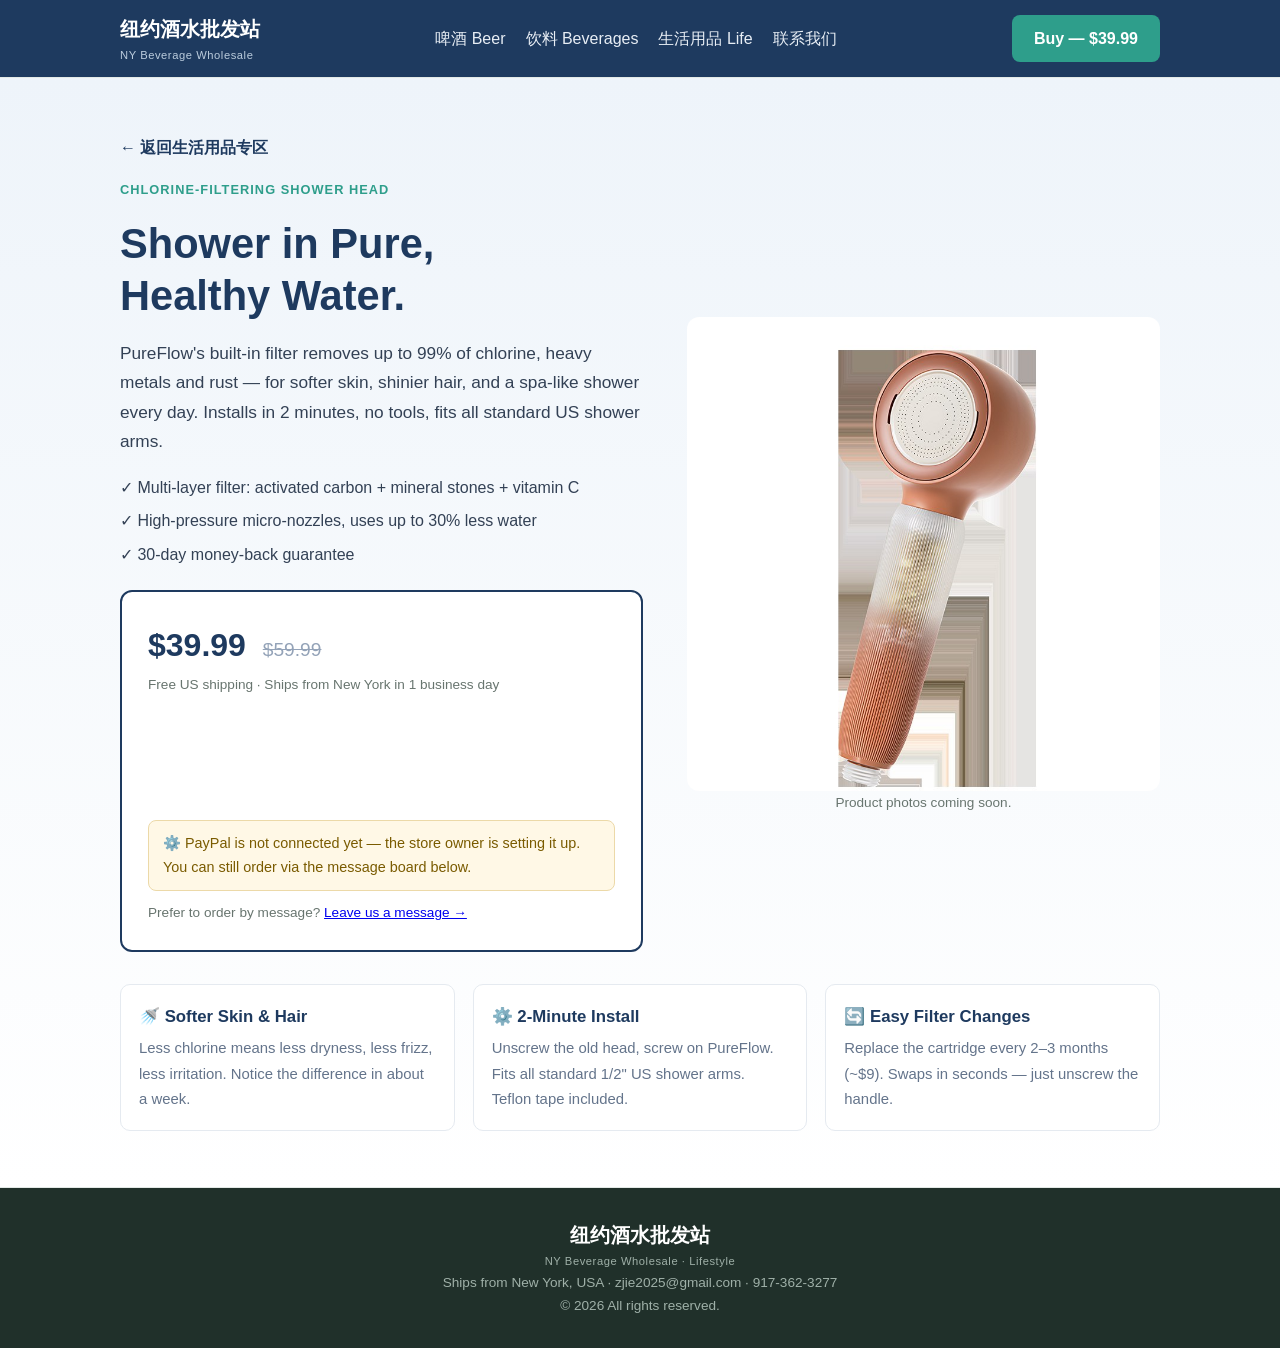
<file: shower.html>
<!DOCTYPE html>
<html lang="en">
<head>
<meta charset="UTF-8">
<meta name="viewport" content="width=device-width, initial-scale=1.0">
<title>PureFlow Filtered Shower Head — $39.99 Free US Shipping | NY Beverage Wholesale Lifestyle</title>
<meta name="description" content="PureFlow chlorine-filtering shower head: removes up to 99% of chlorine for softer skin & shinier hair. $39.99, free US shipping from New York, 30-day money-back guarantee.">
<link rel="canonical" href="https://zjie2025.github.io/beverage-wholesale/shower.html">
<meta property="og:title" content="PureFlow Filtered Shower Head — $39.99">
<meta property="og:description" content="Shower in pure, healthy water. Chlorine-filtering, high-pressure, installs in 2 minutes. Free US shipping.">
<meta property="og:type" content="product">
<script type="application/ld+json">
{"@context":"https://schema.org","@type":"Product","name":"PureFlow Filtered Shower Head",
 "description":"Chlorine-filtering shower head with high-pressure micro-nozzles. Installs in 2 minutes.",
 "brand":{"@type":"Brand","name":"PureFlow"},
 "offers":{"@type":"Offer","price":"39.99","priceCurrency":"USD","availability":"https://schema.org/InStock"}}
</script>
<link rel="stylesheet" href="styles.css">
<style>
  .pf-header{background:#1E3A5F;color:#fff}
  .pf-header .logo{color:#fff}.pf-header .logo-en{color:#bcd}
  .pf-header .nav a{color:#e8eef5}
  .pf-hero{background:linear-gradient(180deg,#eef4fa,#fff);padding:56px 0}
  .pf-hero h1{color:#1E3A5F}
  .pf-grid{display:grid;grid-template-columns:1.05fr .95fr;gap:44px;align-items:center}
  @media(max-width:820px){.pf-grid{grid-template-columns:1fr}}
  .pf-buy{background:#fff;border:2px solid #1E3A5F;border-radius:12px;padding:26px;margin-top:1.4em}
  .pf-price{font-size:2rem;font-weight:800;color:#1E3A5F}
  .pf-price s{color:#94a3b8;font-size:1.2rem;font-weight:400;margin-left:8px}
  #paypal-button-container{margin-top:14px;min-height:100px}
  .pp-note{background:#fff8e6;border:1px solid #ecd9a8;border-radius:8px;padding:10px 14px;font-size:.9rem;color:#7a5b00;margin-top:10px}
  .back-link{display:inline-block;margin-bottom:18px;color:#1E3A5F;font-weight:600;text-decoration:none}
  .feat{display:grid;grid-template-columns:repeat(3,1fr);gap:18px;margin-top:2em}
  @media(max-width:720px){.feat{grid-template-columns:1fr}}
  .feat div{background:#fff;border:1px solid #e5eaf0;border-radius:10px;padding:18px}
  .feat h3{color:#1E3A5F;font-size:1.05rem;margin-bottom:.3em}
  .feat p{color:#64748b;font-size:.93rem}
</style>
</head>
<body>

<header class="site-header pf-header">
  <div class="wrap header-inner">
    <a class="logo" href="index.html">纽约酒水批发站<span class="logo-en">NY Beverage Wholesale</span></a>
    <nav class="nav">
      <a href="index.html#beer">啤酒 Beer</a>
      <a href="index.html#drinks">饮料 Beverages</a>
      <a href="index.html#lifestyle">生活用品 Life</a>
      <a href="index.html#contact">联系我们</a>
    </nav>
    <a class="btn btn-primary" href="#buy" style="background:#2E9E8B">Buy — $39.99</a>
  </div>
</header>

<section class="pf-hero">
  <div class="wrap">
    <a class="back-link" href="index.html#lifestyle">← 返回生活用品专区</a>
    <div class="pf-grid">
      <div>
        <p class="eyebrow" style="color:#2E9E8B;font-weight:700;letter-spacing:.08em;text-transform:uppercase;font-size:.8rem">Chlorine-Filtering Shower Head</p>
        <h1>Shower in Pure,<br>Healthy Water.</h1>
        <p style="font-size:1.08rem;color:#334155;margin:1em 0">PureFlow's built-in filter removes up to 99% of chlorine, heavy metals and rust — for softer skin, shinier hair, and a spa-like shower every day. Installs in 2 minutes, no tools, fits all standard US shower arms.</p>
        <ul style="list-style:none;display:grid;gap:.4em;color:#334155;margin-top:1em">
          <li>✓ Multi-layer filter: activated carbon + mineral stones + vitamin C</li>
          <li>✓ High-pressure micro-nozzles, uses up to 30% less water</li>
          <li>✓ 30-day money-back guarantee</li>
        </ul>

        <div class="pf-buy" id="buy">
          <div class="pf-price">$39.99 <s>$59.99</s></div>
          <p class="muted small">Free US shipping · Ships from New York in 1 business day</p>
          <!-- PayPal checkout. Owner: replace YOUR_PAYPAL_CLIENT_ID below with your PayPal Business client ID (free at developer.paypal.com). -->
          <div id="paypal-button-container"></div>
          <div class="pp-note" id="pp-note" hidden>⚙️ PayPal is not connected yet — the store owner is setting it up. You can still order via the message board below.</div>
          <p class="muted small" style="margin-top:10px">Prefer to order by message? <a href="index.html#contact">Leave us a message →</a></p>
        </div>
      </div>
      <div>
        <img src="images/shower-1.jpg" alt="PureFlow filtered shower head" onerror="this.style.display='none'">
        <p class="muted small center">Product photos coming soon.</p>
      </div>
    </div>

    <div class="feat">
      <div><h3>🚿 Softer Skin &amp; Hair</h3><p>Less chlorine means less dryness, less frizz, less irritation. Notice the difference in about a week.</p></div>
      <div><h3>⚙️ 2-Minute Install</h3><p>Unscrew the old head, screw on PureFlow. Fits all standard 1/2" US shower arms. Teflon tape included.</p></div>
      <div><h3>🔄 Easy Filter Changes</h3><p>Replace the cartridge every 2–3 months (~$9). Swaps in seconds — just unscrew the handle.</p></div>
    </div>
  </div>
</section>

<footer class="footer">
  <div class="wrap footer-inner">
    <span class="logo">纽约酒水批发站<span class="logo-en">NY Beverage Wholesale · Lifestyle</span></span>
    <p class="muted small">Ships from New York, USA · zjie2025@gmail.com · 917-362-3277</p>
    <p class="muted small">© 2026 All rights reserved.</p>
  </div>
</footer>

<script src="https://www.paypal.com/sdk/js?client-id=YOUR_PAYPAL_CLIENT_ID&currency=USD&intent=capture"></script>
<script>
(function(){
  var container = document.getElementById('paypal-button-container');
  var note = document.getElementById('pp-note');
  // If the owner hasn't filled in their PayPal client ID yet, hide the button and show the note.
  if (typeof paypal === 'undefined') { note.hidden = false; return; }
  try {
    paypal.Buttons({
      style: { layout: 'vertical', color: 'gold', shape: 'rect', label: 'paypal' },
      createOrder: function(data, actions) {
        return actions.order.create({
          purchase_units: [{
            description: 'PureFlow Filtered Shower Head',
            amount: { currency_code: 'USD', value: '39.99' }
          }]
        });
      },
      onApprove: function(data, actions) {
        return actions.order.capture().then(function(details) {
          container.innerHTML = '<p style="color:#15803d;font-weight:700">✅ Payment successful! Thank you, ' +
            (details.payer.name.given_name || 'friend') +
            '. We will email your tracking number within 1 business day.</p>';
          // Notify the owner about the paid order
          fetch('https://formsubmit.co/ajax/zjie2025@gmail.com', {
            method: 'POST', headers: {'Content-Type':'application/json','Accept':'application/json'},
            body: JSON.stringify({ _subject: 'PAID PureFlow order — ' + (details.payer.email_address || ''),
              _template: 'table', order_id: data.orderID,
              payer: details.payer.email_address || '', amount: '39.99 USD' })
          }).catch(function(){});
        });
      },
      onError: function() { note.hidden = false; }
    }).render('#paypal-button-container');
  } catch(e) { note.hidden = false; }
})();
</script>
</body>
</html>
</file>
<file: styles.css>
:root{
  --brand:#1c6b57; --brand-dark:#134e3f; --accent:#c19a3d;
  --bg:#ffffff; --alt:#f5f8f6; --text:#24312b; --muted:#68756f;
  --line:#e3e9e6; --radius:12px;
}
*{box-sizing:border-box;margin:0;padding:0}
body{font-family:-apple-system,BlinkMacSystemFont,"Segoe UI","PingFang SC","Microsoft YaHei",Roboto,Helvetica,Arial,sans-serif;
  color:var(--text);background:var(--bg);line-height:1.7}
img{max-width:100%;display:block;border-radius:var(--radius)}
.wrap{max-width:1080px;margin:0 auto;padding:0 20px}
.narrow{max-width:680px}
.section{padding:60px 0}
.alt{background:var(--alt)}
h1{font-size:2.6rem;line-height:1.25;margin:.4em 0}
h2{font-size:1.7rem;margin-bottom:.3em;text-align:center}
.h-en{font-size:1rem;color:var(--muted);font-weight:400}
.section-sub{text-align:center;color:var(--muted);margin-bottom:2em}
.center{text-align:center}

/* header */
.site-header{position:sticky;top:0;background:rgba(255,255,255,.96);
  border-bottom:1px solid var(--line);z-index:10}
.header-inner{display:flex;align-items:center;justify-content:space-between;padding:12px 20px}
.logo{font-weight:800;font-size:1.25rem;color:var(--brand);text-decoration:none}
.logo-en{display:block;font-size:.7rem;color:var(--muted);font-weight:400;letter-spacing:.05em}
.nav{display:flex;gap:20px}
.nav a{color:var(--text);text-decoration:none;font-weight:500}
.nav a:hover{color:var(--brand)}
@media(max-width:760px){.nav{display:none}}

/* buttons */
.btn{display:inline-block;background:var(--brand);color:#fff;text-decoration:none;
  padding:10px 22px;border-radius:8px;border:none;cursor:pointer;font-weight:600;font-size:1rem}
.btn:hover{background:var(--brand-dark)}
.btn-lg{padding:14px 30px;font-size:1.05rem}
.btn-ghost{background:#fff;color:var(--brand);border:2px solid var(--brand)}
.btn-ghost:hover{background:var(--brand);color:#fff}

/* hero */
.hero{padding:88px 0;background:linear-gradient(180deg,#f2f7f4 0%,#e9f1ec 100%);color:var(--text);text-align:center;border-bottom:1px solid var(--line)}
.hero .eyebrow{color:var(--brand);font-weight:700;letter-spacing:.12em;font-size:.85rem}
.hero h1{color:var(--text)}
.hero .lede{color:var(--muted);font-size:1.12rem}
.hero-cta{display:flex;gap:14px;justify-content:center;margin-top:1.6em;flex-wrap:wrap}
.hero .btn-ghost{background:#fff;color:var(--brand);border-color:var(--brand)}
.hero .btn-ghost:hover{background:var(--brand);color:#fff}
.hero-badges{display:flex;gap:10px;justify-content:center;flex-wrap:wrap;margin-top:1.8em}
.hero-badges span{background:#fff;border:1px solid var(--line);border-radius:20px;
  padding:6px 16px;font-size:.88rem;color:var(--text);font-weight:600}

/* slogans */
.slogans{background:#e8f0eb;padding:14px 0;border-bottom:1px solid var(--line)}
.slogan-row{display:flex;gap:28px;justify-content:center;flex-wrap:wrap;font-weight:600;color:#2c4a40}

/* brand grid */
.brand-grid{display:grid;grid-template-columns:repeat(4,1fr);gap:18px}
@media(max-width:860px){.brand-grid{grid-template-columns:repeat(3,1fr)}}
@media(max-width:560px){.brand-grid{grid-template-columns:repeat(2,1fr)}}
.brand-card{background:#fff;border:1px solid var(--line);border-radius:var(--radius);
  overflow:hidden;text-align:center;transition:transform .15s}
.brand-card:hover{transform:translateY(-3px)}
.brand-card img{border-radius:0;aspect-ratio:1;object-fit:contain;width:100%;padding:14px;background:#fff}
.brand-card p{padding:10px 8px 14px;font-weight:700}
.brand-card p span{color:var(--muted);font-weight:400;font-size:.9rem}
.product-link{text-decoration:none;color:inherit;display:block}
.product-emoji{font-size:3.4rem;padding:22px 0 6px;text-align:center}
.card-cta{display:inline-block;margin:0 0 16px;color:var(--brand);font-weight:700;font-size:.95rem}

/* cards */
.cards{display:grid;grid-template-columns:repeat(4,1fr);gap:18px}
@media(max-width:860px){.cards{grid-template-columns:repeat(2,1fr)}}
@media(max-width:520px){.cards{grid-template-columns:1fr}}
.card{background:#fff;border:1px solid var(--line);border-radius:var(--radius);padding:22px}
.card h3{color:var(--brand);margin-bottom:.4em;font-size:1.05rem}
.card p{color:var(--muted);font-size:.95rem}

/* contact */
.contact-cards{display:grid;grid-template-columns:1fr 1fr;gap:14px;margin-bottom:2.4em}
@media(max-width:560px){.contact-cards{grid-template-columns:1fr}}
.contact-card{background:#fff;border:2px solid var(--brand);border-radius:var(--radius);
  padding:18px;text-decoration:none;color:var(--text);display:grid;gap:4px;text-align:center}
.contact-card strong{color:var(--brand)}
.contact-card span{font-size:1.15rem;font-weight:700}
.board-title{text-align:center;margin-bottom:.2em}

/* forms */
.form{display:grid;gap:14px;background:#fff;border:1px solid var(--line);
  border-radius:var(--radius);padding:26px;margin-top:1em}
.form label{display:grid;gap:6px;font-weight:600;font-size:.95rem}
.form input,.form textarea{padding:12px;border:1px solid var(--line);
  border-radius:8px;font-size:1rem;font-family:inherit;width:100%}
.form input:focus,.form textarea:focus{outline:2px solid var(--accent);border-color:var(--accent)}
.status{min-height:1.4em;font-size:.95rem}
.status.ok{color:#15803d}.status.err{color:#b91c1c}

/* message board */
.board{display:grid;gap:12px;margin:1em 0;max-height:400px;overflow-y:auto}
.msg{background:#fff;border:1px solid var(--line);border-radius:10px;padding:12px 16px}
.msg .who{font-weight:700;font-size:.85rem;color:var(--brand);margin-bottom:4px}
.msg.bot{background:#fdf6e8;border-color:#ecd9a8}
.msg.bot .who{color:#92600a}
.msg .time{font-size:.75rem;color:var(--muted);margin-left:8px;font-weight:400}
.board-empty{color:var(--muted);text-align:center;padding:20px}
.muted{color:var(--muted)}
.small{font-size:.85rem}

/* footer */
.footer{border-top:1px solid var(--line);padding:30px 0;text-align:center;background:#20302a;color:#c4d0c9}
.footer .logo{color:#fff}
.footer .logo-en{color:#9fb0a8}
.footer .muted{color:#9fb0a8}

/* ---- 美化升级 ---- */
html{scroll-behavior:smooth}
h2{display:flex;align-items:center;justify-content:center;gap:10px}
h2::before,h2::after{content:"";height:2px;width:44px;background:linear-gradient(90deg,transparent,var(--accent));border-radius:2px}
h2::after{background:linear-gradient(90deg,var(--accent),transparent)}
.hero{position:relative;overflow:hidden}
.brand-card{transition:transform .18s ease,box-shadow .18s ease}
.brand-card:hover{transform:translateY(-5px);box-shadow:0 12px 28px rgba(28,107,87,.13)}
.card{transition:transform .18s ease,box-shadow .18s ease}
.card:hover{transform:translateY(-4px);box-shadow:0 10px 24px rgba(0,0,0,.07)}
.btn{transition:transform .12s ease,box-shadow .12s ease}
.btn:hover{transform:translateY(-1px);box-shadow:0 6px 16px rgba(28,107,87,.28)}
.contact-card{transition:transform .15s ease,box-shadow .15s ease}
.contact-card:hover{transform:translateY(-3px);box-shadow:0 10px 22px rgba(28,107,87,.15)}
.slogan-row span{background:rgba(255,255,255,.7);padding:6px 16px;border-radius:20px;border:1px solid var(--line)}

/* ---- 下单区 ---- */
.order-section{background:linear-gradient(180deg,#fff, #faf6f0)}
.steps-flow{display:flex;align-items:stretch;justify-content:center;gap:10px;margin-bottom:22px;flex-wrap:wrap}
.step{display:flex;gap:12px;background:#fff;border:1px solid var(--line);border-radius:12px;padding:16px 18px;flex:1;min-width:220px;max-width:300px}
.step-num{display:flex;align-items:center;justify-content:center;width:38px;height:38px;flex:none;
  background:var(--brand);color:#fff;font-weight:800;border-radius:50%;font-size:1.1rem}
.step strong{color:var(--brand)}
.step p{color:var(--muted);font-size:.9rem;margin-top:4px}
.step p a{color:var(--brand);font-weight:700;text-decoration:none}
.step-arrow{align-self:center;font-size:1.6rem;color:var(--accent);font-weight:800}
@media(max-width:760px){.step-arrow{display:none}}
.stock-warning{background:#fffaf0;border:2px solid #d9a441;border-radius:10px;padding:14px 18px;
  text-align:center;margin-bottom:22px;font-size:1.05rem}
.stock-warning a{color:#92600a;font-weight:800}
.order-form h3{color:var(--brand);margin-top:6px}
.beer-list{display:grid;gap:10px;margin-bottom:8px}
.beer-row{display:grid;grid-template-columns:64px 1fr auto;gap:14px;align-items:center;
  background:#fbf9f5;border:1px solid var(--line);border-radius:10px;padding:10px 14px}
.beer-row img{width:64px;height:64px;object-fit:contain;border-radius:8px;background:#fff}
.beer-row .bname{font-weight:700}
.beer-row .bname span{color:var(--muted);font-weight:400;font-size:.9rem}
.stepper{display:flex;align-items:center;gap:10px}
.stepper button{width:34px;height:34px;border-radius:50%;border:2px solid var(--brand);background:#fff;
  color:var(--brand);font-size:1.2rem;font-weight:800;cursor:pointer;line-height:1}
.stepper button:hover{background:var(--brand);color:#fff}
.stepper .qty{min-width:64px;text-align:center;font-weight:800;font-size:1.05rem}
.stepper .unit{color:var(--muted);font-size:.85rem}
.check{display:flex !important;flex-direction:row !important;align-items:center;gap:10px;cursor:pointer;
  background:#fff8e6;border:1px solid #ecd9a8;border-radius:8px;padding:12px 14px}
.check input{width:20px;height:20px;accent-color:var(--brand)}
.order-total{background:#20302a;color:#fff;border-radius:10px;padding:14px 18px;font-size:1.1rem;
  display:flex;justify-content:space-between;align-items:center}
.order-total strong{color:var(--accent);font-size:1.3rem}

/* ---- 语言切换 ---- */
.lang-toggle{background:#fff;border:2px solid var(--brand);color:var(--brand);border-radius:20px;
  padding:6px 16px;font-weight:700;font-size:.9rem;cursor:pointer;font-family:inherit}
.lang-toggle:hover{background:var(--brand);color:#fff}
body.en .bname span{display:none}
body.en .brand-card p span{display:none}

/* ---- 手机端底部拨号条 ---- */
.sticky-call{display:none}
@media(max-width:760px){
  .sticky-call{display:flex;position:fixed;left:0;right:0;bottom:0;z-index:50;
    background:#fff;border-top:1px solid var(--line);box-shadow:0 -4px 16px rgba(0,0,0,.08)}
  .sticky-call a{flex:1;text-align:center;padding:13px 8px;text-decoration:none;font-weight:700;font-size:.95rem}
  .sticky-call .call-now{color:#fff;background:var(--brand)}
  .sticky-call .call-order{color:var(--brand)}
  body{padding-bottom:52px}
}

/* ---- 产品目录搜索 ---- */
.catalog-search{max-width:520px;margin:0 auto 20px}
.catalog-search input{width:100%;padding:13px 18px;border:2px solid var(--line);border-radius:24px;
  font-size:1rem;font-family:inherit;background:#fff}
.catalog-search input:focus{outline:none;border-color:var(--brand)}

/* ---- 产品目录 ---- */
.catalog{display:grid;gap:12px}
.catalog .cat-details{background:#fff;border:1px solid var(--line);border-radius:var(--radius);overflow:hidden}
.catalog summary{cursor:pointer;padding:16px 20px;font-weight:700;font-size:1.05rem;list-style:none;display:flex;align-items:center;gap:8px}
.catalog summary::-webkit-details-marker{display:none}
.catalog summary::after{content:"+";margin-left:auto;color:var(--brand);font-size:1.4rem;font-weight:800}
.catalog details[open] summary::after{content:"\2212"}
.cat-list{columns:3;column-gap:28px;padding:6px 22px 20px;margin:0;list-style:none}
@media(max-width:860px){.cat-list{columns:2}}
@media(max-width:520px){.cat-list{columns:1}}
.cat-list li{break-inside:avoid;padding:5px 0;border-bottom:1px dashed #f0e8d8;font-size:.95rem}
.mini-emoji{width:64px;height:64px;flex:none;display:flex;align-items:center;justify-content:center;font-size:2rem;background:#fbf9f5;border-radius:8px}
</file>
